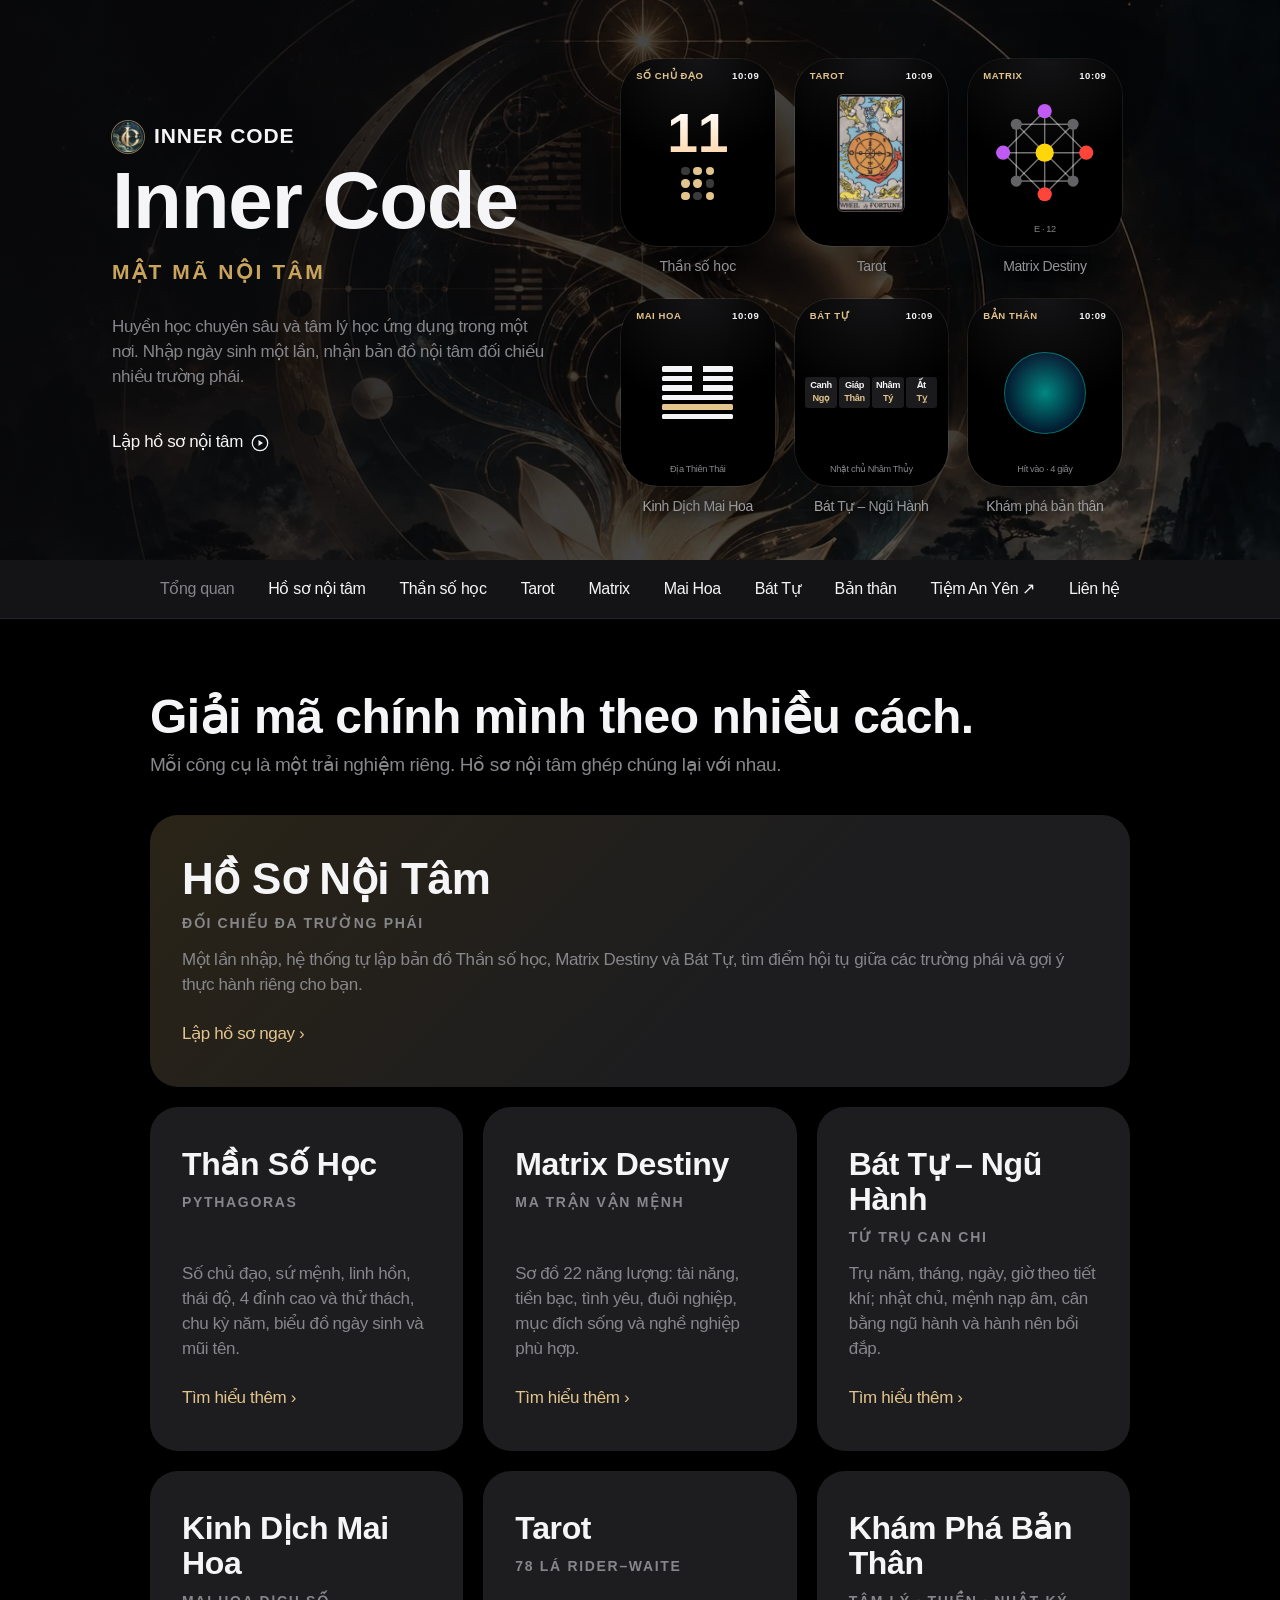
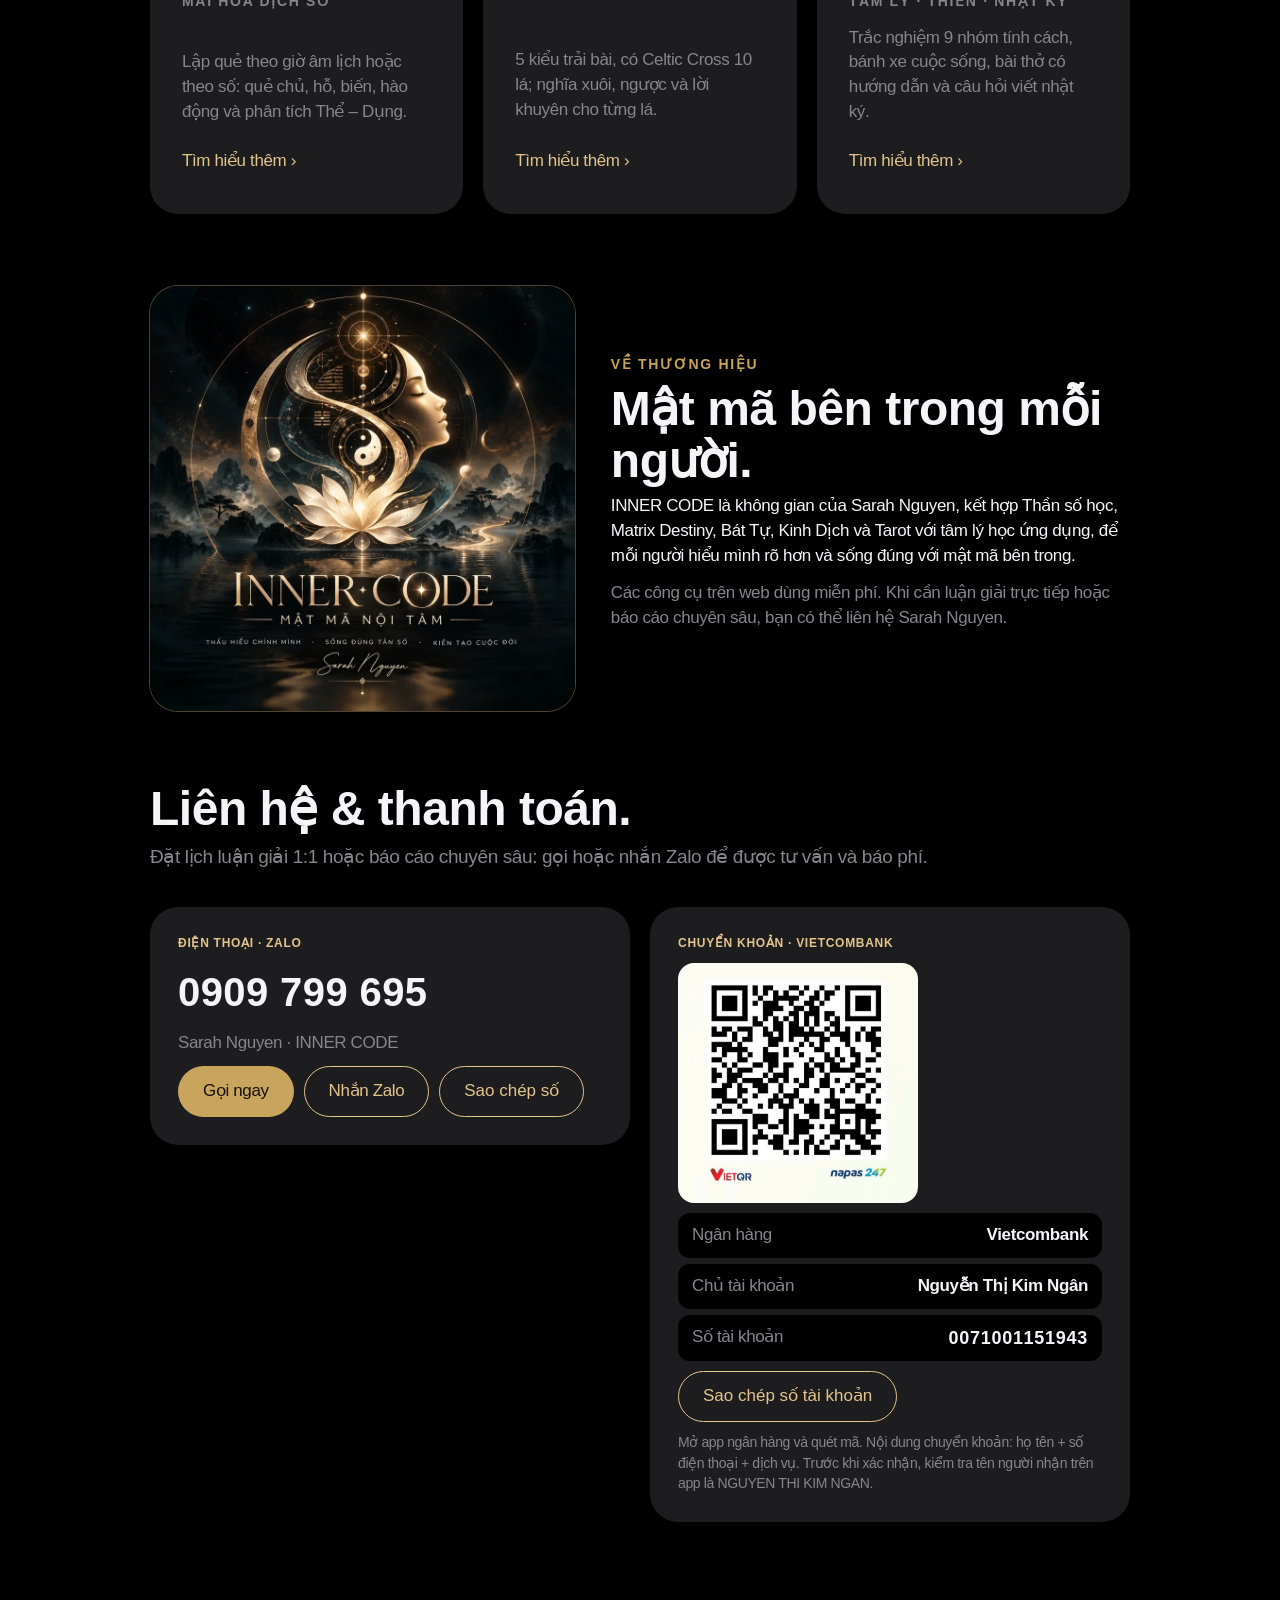
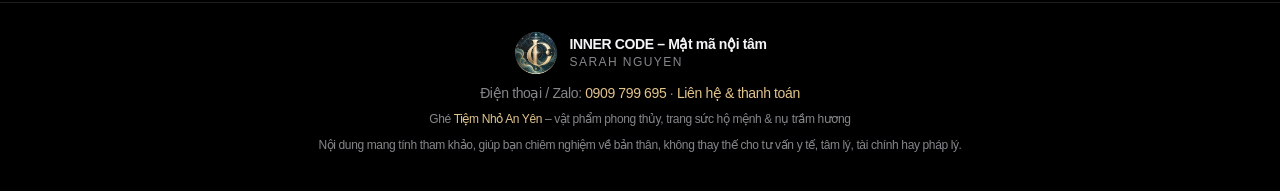
<file: index.html>
<!doctype html>
<html lang="vi">
<head>
  <meta charset="utf-8">
  <meta name="viewport" content="width=device-width, initial-scale=1">
  <title>INNER CODE – Mật mã nội tâm</title>
  <meta name="description" content="Thần số học, Matrix Destiny, Bát Tự, Kinh Dịch, Tarot và công cụ khám phá bản thân bằng tiếng Việt.">
  <link rel="icon" type="image/png" sizes="32x32" href="assets/favicon-32.png">
  <link rel="icon" type="image/png" sizes="64x64" href="assets/favicon-64.png">
  <link rel="apple-touch-icon" href="assets/apple-touch-icon.png">
  <meta name="theme-color" content="#1d1d1f">
  <meta property="og:type" content="website">
  <meta property="og:site_name" content="INNER CODE – Mật mã nội tâm">
  <meta property="og:title" content="INNER CODE – Mật mã nội tâm">
  <meta property="og:description" content="Thần số học, Matrix Destiny, Bát Tự, Kinh Dịch, Tarot và công cụ khám phá bản thân bằng tiếng Việt.">
  <meta property="og:image" content="https://innercode-version-2.pages.dev/assets/og-image.jpg">
  <meta property="og:url" content="https://innercode-version-2.pages.dev/">
  <link rel="stylesheet" href="css/style.css">
</head>
<body>
  <header class="hero hero-art">
    <div class="hero-inner">
      <div class="hero-copy">
        <p class="eyebrow"><img class="brand-mark" src="assets/emblem-160.webp" alt="" width="32" height="32">INNER CODE</p>
        <h1>Inner Code</h1>
        <p class="tagline">Mật mã nội tâm</p>
        <p class="hero-desc">Huyền học chuyên sâu và tâm lý học ứng dụng trong một nơi. Nhập ngày sinh một lần, nhận bản đồ nội tâm đối chiếu nhiều trường phái.</p>
        <a class="cta" href="profile.html">Lập hồ sơ nội tâm <svg class="cta-icon" viewBox="0 0 20 20" aria-hidden="true"><circle cx="10" cy="10" r="8.6" fill="none" stroke="currentColor" stroke-width="1.4"/><path d="M8.3 6.6 13.3 10l-5 3.4z" fill="currentColor"/></svg></a>
      </div>
      <div class="faces six">
        <figure class="face-item"><a class="face" href="numerology.html" aria-label="Mở Thần số học"><span class="face-label">SỐ CHỦ ĐẠO</span><span class="face-time">10:09</span><span class="s-big">11</span><div class="s-grid" aria-hidden="true"><i></i><i class="on"></i><i class="on"></i><i class="on"></i><i class="on"></i><i></i><i class="on"></i><i></i><i class="on"></i></div></a><figcaption>Thần số học</figcaption></figure>
        <figure class="face-item"><a class="face" href="tarot.html" aria-label="Mở Tarot"><span class="face-label">TAROT</span><span class="face-time">10:09</span><img class="s-card-img" src="assets/tarot-wheel-of-fortune.webp" alt="" width="300" height="527"></a><figcaption>Tarot</figcaption></figure>
        <figure class="face-item"><a class="face" href="matrix.html" aria-label="Mở Matrix Destiny"><span class="face-label">MATRIX</span><span class="face-time">10:09</span><svg class="s-matrix" viewBox="0 0 100 100" aria-hidden="true"><g fill="none" stroke="rgba(255,255,255,.45)" stroke-width="1.4"><rect x="22" y="22" width="56" height="56"/><polygon points="50,9 91,50 50,91 9,50"/><path d="M9 50H91M50 9V91M22 22 78 78M78 22 22 78"/></g><circle cx="50" cy="9" r="7" fill="#bf5af2"/><circle cx="9" cy="50" r="7" fill="#bf5af2"/><circle cx="91" cy="50" r="7" fill="#ff453a"/><circle cx="50" cy="91" r="7" fill="#ff453a"/><g fill="#636366"><circle cx="22" cy="22" r="5.5"/><circle cx="78" cy="22" r="5.5"/><circle cx="78" cy="78" r="5.5"/><circle cx="22" cy="78" r="5.5"/></g><circle cx="50" cy="50" r="9" fill="#ffd60a"/></svg><span class="face-foot">E · 12</span></a><figcaption>Matrix Destiny</figcaption></figure>
        <figure class="face-item"><a class="face" href="meihua.html" aria-label="Mở Kinh Dịch Mai Hoa"><span class="face-label">MAI HOA</span><span class="face-time">10:09</span><div class="s-hex" aria-hidden="true"><i class="yin"></i><i class="yin"></i><i class="yin"></i><i></i><i class="moving"></i><i></i></div><span class="face-foot">Địa Thiên Thái</span></a><figcaption>Kinh Dịch Mai Hoa</figcaption></figure>
        <figure class="face-item"><a class="face" href="bazi.html" aria-label="Mở Bát Tự – Ngũ Hành"><span class="face-label">BÁT TỰ</span><span class="face-time">10:09</span><div class="s-pillars" aria-hidden="true"><span>Canh<i>Ngọ</i></span><span>Giáp<i>Thân</i></span><span>Nhâm<i>Tý</i></span><span>Ất<i>Tỵ</i></span></div><span class="face-foot">Nhật chủ Nhâm Thủy</span></a><figcaption>Bát Tự – Ngũ Hành</figcaption></figure>
        <figure class="face-item"><a class="face" href="self.html" aria-label="Mở Khám phá bản thân"><span class="face-label">BẢN THÂN</span><span class="face-time">10:09</span><div class="s-breath" aria-hidden="true"></div><span class="face-foot">Hít vào · 4 giây</span></a><figcaption>Khám phá bản thân</figcaption></figure>
      </div>
    </div>
  </header>

  <nav class="subnav" aria-label="Điều hướng">
    <div class="subnav-inner">
      <a href="index.html" aria-current="page">Tổng quan</a>
      <a href="profile.html">Hồ sơ nội tâm</a>
      <a href="numerology.html">Thần số học</a>
      <a href="tarot.html">Tarot</a>
      <a href="matrix.html">Matrix</a>
      <a href="meihua.html">Mai Hoa</a>
      <a href="bazi.html">Bát Tự</a>
      <a href="self.html">Bản thân</a>
      <a href="https://tiem-nho-an-yen.minhle111509.workers.dev/" target="_blank" rel="noopener">Tiệm An Yên ↗</a>
      <a href="index.html#lien-he">Liên hệ</a>
    </div>
  </nav>

  <main class="section" id="start">
    <div class="container">
      <h2 class="section-title">Giải mã chính mình theo nhiều cách.</h2>
      <p class="section-lead">Mỗi công cụ là một trải nghiệm riêng. Hồ sơ nội tâm ghép chúng lại với nhau.</p>
      <div class="tile-grid">
        <a class="tile featured" href="profile.html">
          <h3>Hồ Sơ Nội Tâm</h3>
          <p class="tagline">Đối chiếu đa trường phái</p>
          <p>Một lần nhập, hệ thống tự lập bản đồ Thần số học, Matrix Destiny và Bát Tự, tìm điểm hội tụ giữa các trường phái và gợi ý thực hành riêng cho bạn.</p>
          <span class="tile-link">Lập hồ sơ ngay ›</span>
        </a>
        <a class="tile" href="numerology.html">
          <h3>Thần Số Học</h3>
          <p class="tagline">Pythagoras</p>
          <p>Số chủ đạo, sứ mệnh, linh hồn, thái độ, 4 đỉnh cao và thử thách, chu kỳ năm, biểu đồ ngày sinh và mũi tên.</p>
          <span class="tile-link">Tìm hiểu thêm ›</span>
        </a>
        <a class="tile" href="matrix.html">
          <h3>Matrix Destiny</h3>
          <p class="tagline">Ma trận vận mệnh</p>
          <p>Sơ đồ 22 năng lượng: tài năng, tiền bạc, tình yêu, đuôi nghiệp, mục đích sống và nghề nghiệp phù hợp.</p>
          <span class="tile-link">Tìm hiểu thêm ›</span>
        </a>
        <a class="tile" href="bazi.html">
          <h3>Bát Tự – Ngũ Hành</h3>
          <p class="tagline">Tứ trụ Can Chi</p>
          <p>Trụ năm, tháng, ngày, giờ theo tiết khí; nhật chủ, mệnh nạp âm, cân bằng ngũ hành và hành nên bồi đắp.</p>
          <span class="tile-link">Tìm hiểu thêm ›</span>
        </a>
        <a class="tile" href="meihua.html">
          <h3>Kinh Dịch Mai Hoa</h3>
          <p class="tagline">Mai Hoa Dịch Số</p>
          <p>Lập quẻ theo giờ âm lịch hoặc theo số: quẻ chủ, hỗ, biến, hào động và phân tích Thể – Dụng.</p>
          <span class="tile-link">Tìm hiểu thêm ›</span>
        </a>
        <a class="tile" href="tarot.html">
          <h3>Tarot</h3>
          <p class="tagline">78 lá Rider–Waite</p>
          <p>5 kiểu trải bài, có Celtic Cross 10 lá; nghĩa xuôi, ngược và lời khuyên cho từng lá.</p>
          <span class="tile-link">Tìm hiểu thêm ›</span>
        </a>
        <a class="tile" href="self.html">
          <h3>Khám Phá Bản Thân</h3>
          <p class="tagline">Tâm lý · Thiền · Nhật ký</p>
          <p>Trắc nghiệm 9 nhóm tính cách, bánh xe cuộc sống, bài thở có hướng dẫn và câu hỏi viết nhật ký.</p>
          <span class="tile-link">Tìm hiểu thêm ›</span>
        </a>
      </div>
      <section class="about" aria-labelledby="ve-inner-code">
        <img class="about-logo" src="assets/poster-innercode.webp" alt="INNER CODE – Mật mã nội tâm. Thấu hiểu chính mình, sống đúng tần số, kiến tạo cuộc đời. Sarah Nguyen" width="900" height="900" loading="lazy">
        <div class="about-copy">
          <p class="tagline">Về thương hiệu</p>
          <h2 id="ve-inner-code" class="section-title">Mật mã bên trong mỗi người.</h2>
          <p>INNER CODE là không gian của Sarah Nguyen, kết hợp Thần số học, Matrix Destiny, Bát Tự, Kinh Dịch và Tarot với tâm lý học ứng dụng, để mỗi người hiểu mình rõ hơn và sống đúng với mật mã bên trong.</p>
          <p class="muted">Các công cụ trên web dùng miễn phí. Khi cần luận giải trực tiếp hoặc báo cáo chuyên sâu, bạn có thể liên hệ Sarah Nguyen.</p>
        </div>
      </section>

      <section id="lien-he" class="contact" aria-labelledby="contact-title">
        <h2 id="contact-title" class="section-title">Liên hệ &amp; thanh toán.</h2>
        <p class="section-lead">Đặt lịch luận giải 1:1 hoặc báo cáo chuyên sâu: gọi hoặc nhắn Zalo để được tư vấn và báo phí.</p>
        <div class="contact-grid">
          <article class="contact-card">
            <p class="core-label">Điện thoại · Zalo</p>
            <p class="contact-value">0909 799 695</p>
            <p class="muted">Sarah Nguyen · INNER CODE</p>
            <div class="row-actions">
              <a class="btn" href="tel:+84909799695">Gọi ngay</a>
              <a class="btn secondary" href="https://zalo.me/0909799695" target="_blank" rel="noopener">Nhắn Zalo</a>
              <button class="btn secondary" type="button" data-copy="0909799695">Sao chép số</button>
            </div>
            <p class="hint copy-status" aria-live="polite"></p>
          </article>
          <article class="contact-card">
            <p class="core-label">Chuyển khoản · Vietcombank</p>
            <img class="qr" src="assets/vietqr-vietcombank.jpg" alt="Mã VietQR tài khoản Vietcombank 0071001151943" width="701" height="701" loading="lazy">
            <dl class="bank">
              <div><dt>Ngân hàng</dt><dd>Vietcombank</dd></div>
              <div><dt>Chủ tài khoản</dt><dd>Nguyễn Thị Kim Ngân</dd></div>
              <div><dt>Số tài khoản</dt><dd class="account">0071001151943</dd></div>
            </dl>
            <div class="row-actions"><button class="btn secondary" type="button" data-copy="0071001151943">Sao chép số tài khoản</button></div>
            <p class="hint copy-status" aria-live="polite"></p>
            <p class="hint">Mở app ngân hàng và quét mã. Nội dung chuyển khoản: họ tên + số điện thoại + dịch vụ. Trước khi xác nhận, kiểm tra tên người nhận trên app là NGUYEN THI KIM NGAN.</p>
          </article>
        </div>
      </section>
    </div>
  </main>

  <footer class="site-footer">
    <div class="footer-brand"><img src="assets/emblem-160.webp" alt="" width="44" height="44"><div><strong>INNER CODE – Mật mã nội tâm</strong><span>Sarah Nguyen</span></div></div>
    <p class="footer-contact">Điện thoại / Zalo: <a href="tel:+84909799695">0909 799 695</a> · <a href="index.html#lien-he">Liên hệ &amp; thanh toán</a></p>
    <p class="footer-partner">Ghé <a href="https://tiem-nho-an-yen.minhle111509.workers.dev/" target="_blank" rel="noopener">Tiệm Nhỏ An Yên</a> – vật phẩm phong thủy, trang sức hộ mệnh &amp; nụ trầm hương</p>
    <p>Nội dung mang tính tham khảo, giúp bạn chiêm nghiệm về bản thân, không thay thế cho tư vấn y tế, tâm lý, tài chính hay pháp lý.</p>
  </footer>
  <script type="module" src="js/shared/contact.js"></script>
</body>
</html>
</file>
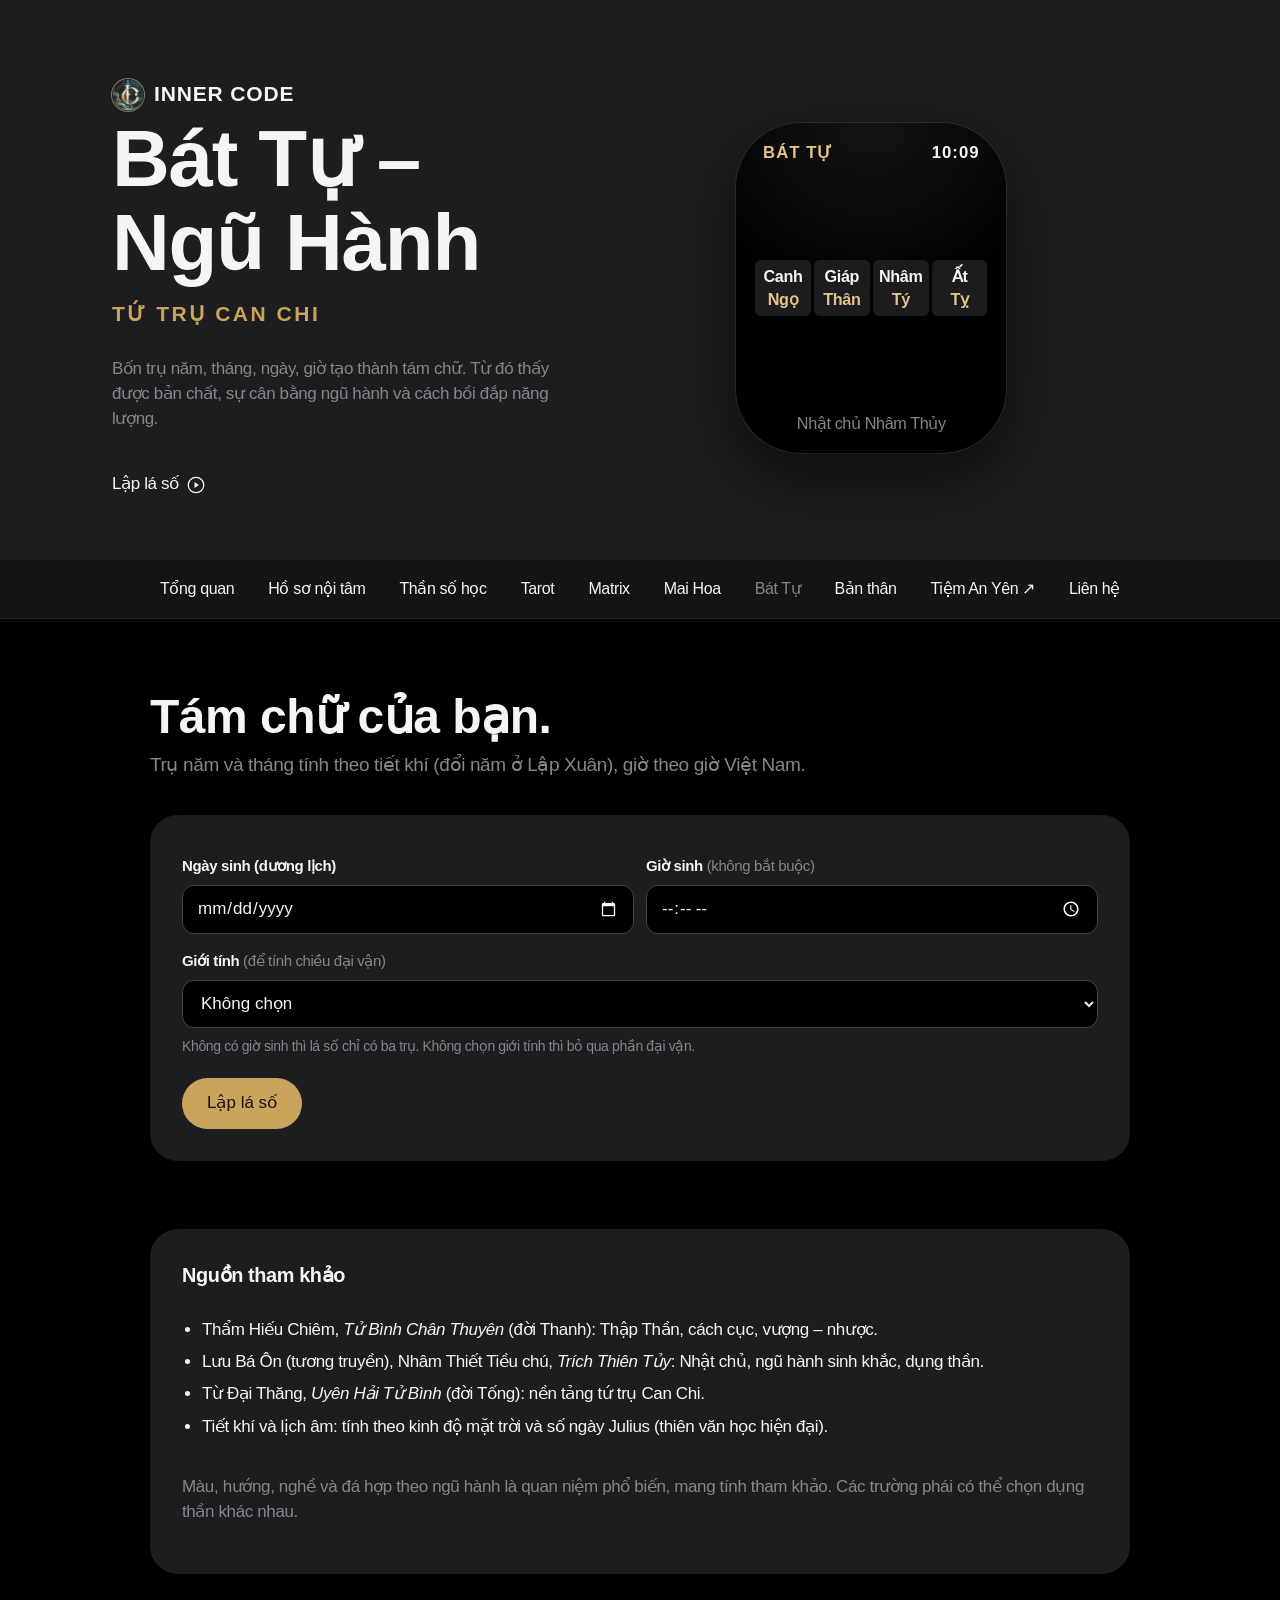
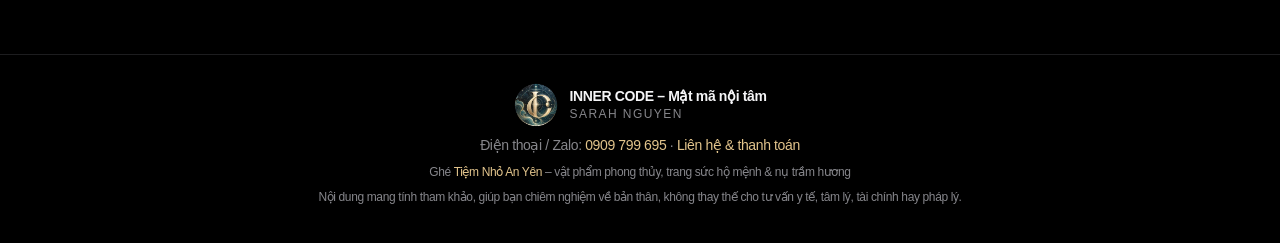
<file: bazi.html>
<!doctype html>
<html lang="vi">
<head>
  <meta charset="utf-8">
  <meta name="viewport" content="width=device-width, initial-scale=1">
  <title>Bát Tự – Ngũ Hành · Inner Code</title>
  <meta name="description" content="Lập lá số Bát Tự (tứ trụ) theo tiết khí, xem nhật chủ, mệnh nạp âm, cân bằng ngũ hành và hành nên bồi đắp.">
  <link rel="icon" type="image/png" sizes="32x32" href="assets/favicon-32.png">
  <link rel="icon" type="image/png" sizes="64x64" href="assets/favicon-64.png">
  <link rel="apple-touch-icon" href="assets/apple-touch-icon.png">
  <meta name="theme-color" content="#1d1d1f">
  <meta property="og:type" content="website">
  <meta property="og:site_name" content="INNER CODE – Mật mã nội tâm">
  <meta property="og:title" content="Bát Tự – Ngũ Hành · Inner Code">
  <meta property="og:description" content="Lập lá số Bát Tự (tứ trụ) theo tiết khí, xem nhật chủ, mệnh nạp âm, cân bằng ngũ hành và hành nên bồi đắp.">
  <meta property="og:image" content="https://innercode-version-2.pages.dev/assets/og-image.jpg">
  <meta property="og:url" content="https://innercode-version-2.pages.dev/bazi.html">
  <link rel="stylesheet" href="css/style.css">
</head>
<body>
  <header class="hero">
    <div class="hero-inner">
      <div class="hero-copy">
        <p class="eyebrow"><img class="brand-mark" src="assets/emblem-160.webp" alt="" width="32" height="32">INNER CODE</p>
        <h1>Bát Tự – Ngũ Hành</h1>
        <p class="tagline">Tứ trụ Can Chi</p>
        <p class="hero-desc">Bốn trụ năm, tháng, ngày, giờ tạo thành tám chữ. Từ đó thấy được bản chất, sự cân bằng ngũ hành và cách bồi đắp năng lượng.</p>
        <a class="cta" href="#start">Lập lá số <svg class="cta-icon" viewBox="0 0 20 20" aria-hidden="true"><circle cx="10" cy="10" r="8.6" fill="none" stroke="currentColor" stroke-width="1.4"/><path d="M8.3 6.6 13.3 10l-5 3.4z" fill="currentColor"/></svg></a>
      </div>
      <div class="faces single">
        <figure class="face-item"><div class="face" aria-hidden="true"><span class="face-label">BÁT TỰ</span><span class="face-time">10:09</span><div class="s-pillars" aria-hidden="true"><span>Canh<i>Ngọ</i></span><span>Giáp<i>Thân</i></span><span>Nhâm<i>Tý</i></span><span>Ất<i>Tỵ</i></span></div><span class="face-foot">Nhật chủ Nhâm Thủy</span></div></figure>
      </div>
    </div>
  </header>

  <nav class="subnav" aria-label="Điều hướng">
    <div class="subnav-inner">
      <a href="index.html">Tổng quan</a>
      <a href="profile.html">Hồ sơ nội tâm</a>
      <a href="numerology.html">Thần số học</a>
      <a href="tarot.html">Tarot</a>
      <a href="matrix.html">Matrix</a>
      <a href="meihua.html">Mai Hoa</a>
      <a href="bazi.html" aria-current="page">Bát Tự</a>
      <a href="self.html">Bản thân</a>
      <a href="https://tiem-nho-an-yen.minhle111509.workers.dev/" target="_blank" rel="noopener">Tiệm An Yên ↗</a>
      <a href="index.html#lien-he">Liên hệ</a>
    </div>
  </nav>

  <main class="section" id="start">
    <div class="container">
      <h2 class="section-title">Tám chữ của bạn.</h2>
      <p class="section-lead">Trụ năm và tháng tính theo tiết khí (đổi năm ở Lập Xuân), giờ theo giờ Việt Nam.</p>

      <form id="bazi-form" class="panel" novalidate>
        <div class="field-row">
          <div>
            <label for="birth-date">Ngày sinh (dương lịch)</label>
            <input id="birth-date" name="birthDate" type="date" min="1900-01-01" required>
          </div>
          <div>
            <label for="birth-time">Giờ sinh <span class="muted">(không bắt buộc)</span></label>
            <input id="birth-time" name="birthTime" type="time">
          </div>
        </div>
        <label for="gender">Giới tính <span class="muted">(để tính chiều đại vận)</span></label>
        <select id="gender" name="gender">
          <option value="">Không chọn</option>
          <option value="female">Nữ</option>
          <option value="male">Nam</option>
        </select>
        <p class="hint">Không có giờ sinh thì lá số chỉ có ba trụ. Không chọn giới tính thì bỏ qua phần đại vận.</p>

        <button type="submit" class="btn">Lập lá số</button>
      </form>

      <section id="bazi-result" class="results" aria-live="polite"></section>

      <section class="panel sources" aria-labelledby="nguon-tham-khao">
        <h3 id="nguon-tham-khao">Nguồn tham khảo</h3>
        <ul>
          <li>Thẩm Hiếu Chiêm, <em>Tử Bình Chân Thuyên</em> (đời Thanh): Thập Thần, cách cục, vượng – nhược.</li>
          <li>Lưu Bá Ôn (tương truyền), Nhâm Thiết Tiều chú, <em>Trích Thiên Tủy</em>: Nhật chủ, ngũ hành sinh khắc, dụng thần.</li>
          <li>Từ Đại Thăng, <em>Uyên Hải Tử Bình</em> (đời Tống): nền tảng tứ trụ Can Chi.</li>
          <li>Tiết khí và lịch âm: tính theo kinh độ mặt trời và số ngày Julius (thiên văn học hiện đại).</li>
        </ul>
        <p class="muted">Màu, hướng, nghề và đá hợp theo ngũ hành là quan niệm phổ biến, mang tính tham khảo. Các trường phái có thể chọn dụng thần khác nhau.</p>
      </section>
    </div>
  </main>

  <footer class="site-footer">
    <div class="footer-brand"><img src="assets/emblem-160.webp" alt="" width="44" height="44"><div><strong>INNER CODE – Mật mã nội tâm</strong><span>Sarah Nguyen</span></div></div>
    <p class="footer-contact">Điện thoại / Zalo: <a href="tel:+84909799695">0909 799 695</a> · <a href="index.html#lien-he">Liên hệ &amp; thanh toán</a></p>
    <p class="footer-partner">Ghé <a href="https://tiem-nho-an-yen.minhle111509.workers.dev/" target="_blank" rel="noopener">Tiệm Nhỏ An Yên</a> – vật phẩm phong thủy, trang sức hộ mệnh &amp; nụ trầm hương</p>
    <p>Nội dung mang tính tham khảo, giúp bạn chiêm nghiệm về bản thân, không thay thế cho tư vấn y tế, tâm lý, tài chính hay pháp lý.</p>
  </footer>
  <script type="module" src="js/bazi/page.js"></script>
</body>
</html>
</file>
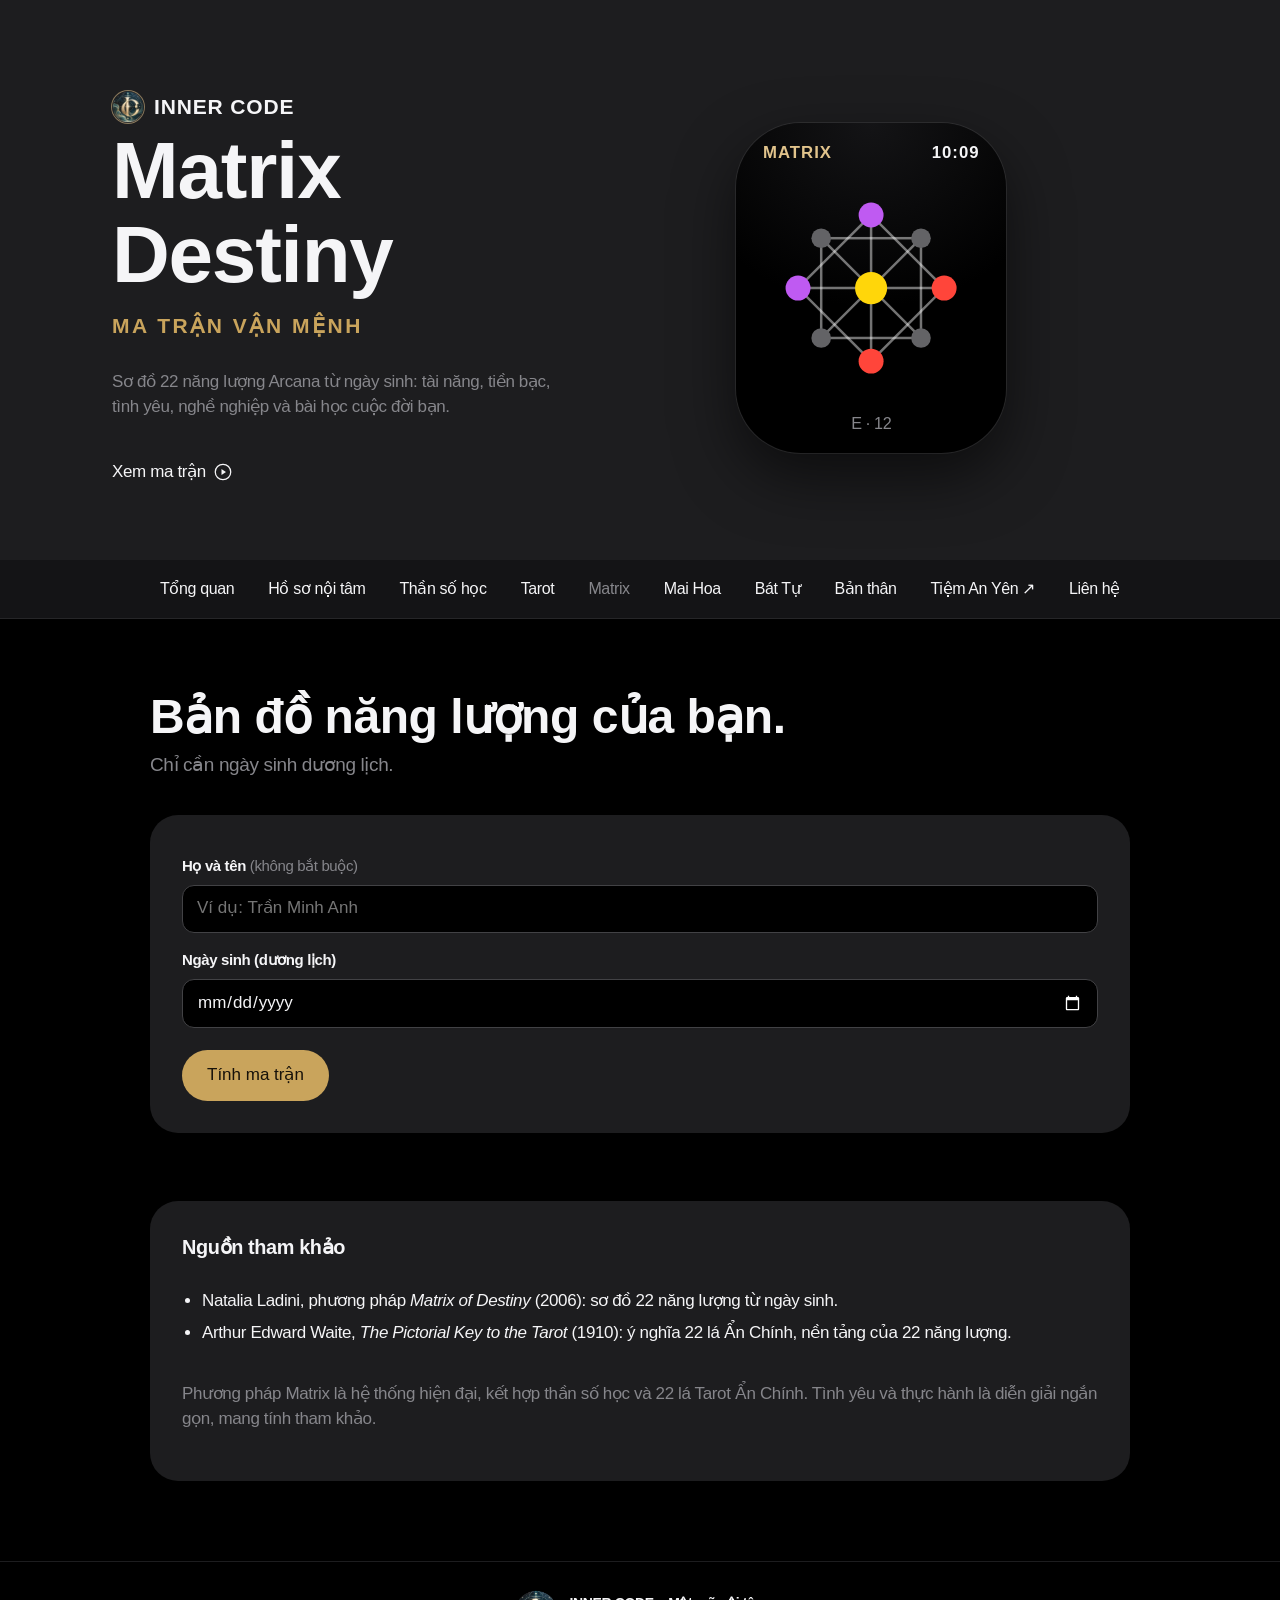
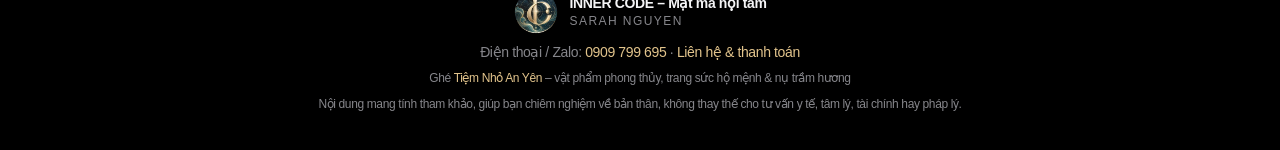
<file: matrix.html>
<!doctype html>
<html lang="vi">
<head>
  <meta charset="utf-8">
  <meta name="viewport" content="width=device-width, initial-scale=1">
  <title>Matrix Destiny · Inner Code</title>
  <meta name="description" content="Tính Ma trận vận mệnh (Matrix of Destiny) từ ngày sinh với luận giải 22 năng lượng, nghề nghiệp và lời khuyên.">
  <link rel="icon" type="image/png" sizes="32x32" href="assets/favicon-32.png">
  <link rel="icon" type="image/png" sizes="64x64" href="assets/favicon-64.png">
  <link rel="apple-touch-icon" href="assets/apple-touch-icon.png">
  <meta name="theme-color" content="#1d1d1f">
  <meta property="og:type" content="website">
  <meta property="og:site_name" content="INNER CODE – Mật mã nội tâm">
  <meta property="og:title" content="Matrix Destiny · Inner Code">
  <meta property="og:description" content="Tính Ma trận vận mệnh (Matrix of Destiny) từ ngày sinh với luận giải 22 năng lượng, nghề nghiệp và lời khuyên.">
  <meta property="og:image" content="https://innercode-version-2.pages.dev/assets/og-image.jpg">
  <meta property="og:url" content="https://innercode-version-2.pages.dev/matrix.html">
  <link rel="stylesheet" href="css/style.css">
</head>
<body>
  <header class="hero">
    <div class="hero-inner">
      <div class="hero-copy">
        <p class="eyebrow"><img class="brand-mark" src="assets/emblem-160.webp" alt="" width="32" height="32">INNER CODE</p>
        <h1>Matrix Destiny</h1>
        <p class="tagline">Ma trận vận mệnh</p>
        <p class="hero-desc">Sơ đồ 22 năng lượng Arcana từ ngày sinh: tài năng, tiền bạc, tình yêu, nghề nghiệp và bài học cuộc đời bạn.</p>
        <a class="cta" href="#start">Xem ma trận <svg class="cta-icon" viewBox="0 0 20 20" aria-hidden="true"><circle cx="10" cy="10" r="8.6" fill="none" stroke="currentColor" stroke-width="1.4"/><path d="M8.3 6.6 13.3 10l-5 3.4z" fill="currentColor"/></svg></a>
      </div>
      <div class="faces single">
        <figure class="face-item"><div class="face" aria-hidden="true"><span class="face-label">MATRIX</span><span class="face-time">10:09</span><svg class="s-matrix" viewBox="0 0 100 100" aria-hidden="true"><g fill="none" stroke="rgba(255,255,255,.45)" stroke-width="1.4"><rect x="22" y="22" width="56" height="56"/><polygon points="50,9 91,50 50,91 9,50"/><path d="M9 50H91M50 9V91M22 22 78 78M78 22 22 78"/></g><circle cx="50" cy="9" r="7" fill="#bf5af2"/><circle cx="9" cy="50" r="7" fill="#bf5af2"/><circle cx="91" cy="50" r="7" fill="#ff453a"/><circle cx="50" cy="91" r="7" fill="#ff453a"/><g fill="#636366"><circle cx="22" cy="22" r="5.5"/><circle cx="78" cy="22" r="5.5"/><circle cx="78" cy="78" r="5.5"/><circle cx="22" cy="78" r="5.5"/></g><circle cx="50" cy="50" r="9" fill="#ffd60a"/></svg><span class="face-foot">E · 12</span></div></figure>
      </div>
    </div>
  </header>

  <nav class="subnav" aria-label="Điều hướng">
    <div class="subnav-inner">
      <a href="index.html">Tổng quan</a>
      <a href="profile.html">Hồ sơ nội tâm</a>
      <a href="numerology.html">Thần số học</a>
      <a href="tarot.html">Tarot</a>
      <a href="matrix.html" aria-current="page">Matrix</a>
      <a href="meihua.html">Mai Hoa</a>
      <a href="bazi.html">Bát Tự</a>
      <a href="self.html">Bản thân</a>
      <a href="https://tiem-nho-an-yen.minhle111509.workers.dev/" target="_blank" rel="noopener">Tiệm An Yên ↗</a>
      <a href="index.html#lien-he">Liên hệ</a>
    </div>
  </nav>

  <main class="section" id="start">
    <div class="container">
      <h2 class="section-title">Bản đồ năng lượng của bạn.</h2>
      <p class="section-lead">Chỉ cần ngày sinh dương lịch.</p>

      <form id="matrix-form" class="panel" novalidate>
        <label for="full-name">Họ và tên <span class="muted">(không bắt buộc)</span></label>
        <input id="full-name" name="fullName" type="text" maxlength="100" autocomplete="name" placeholder="Ví dụ: Trần Minh Anh">

        <label for="birth-date">Ngày sinh (dương lịch)</label>
        <input id="birth-date" name="birthDate" type="date" min="1900-01-01" required>

        <button type="submit" class="btn">Tính ma trận</button>
      </form>

      <section id="matrix-result" class="results" aria-live="polite"></section>

      <section class="panel sources" aria-labelledby="nguon-tham-khao">
        <h3 id="nguon-tham-khao">Nguồn tham khảo</h3>
        <ul>
          <li>Natalia Ladini, phương pháp <em>Matrix of Destiny</em> (2006): sơ đồ 22 năng lượng từ ngày sinh.</li>
          <li>Arthur Edward Waite, <em>The Pictorial Key to the Tarot</em> (1910): ý nghĩa 22 lá Ẩn Chính, nền tảng của 22 năng lượng.</li>
        </ul>
        <p class="muted">Phương pháp Matrix là hệ thống hiện đại, kết hợp thần số học và 22 lá Tarot Ẩn Chính. Tình yêu và thực hành là diễn giải ngắn gọn, mang tính tham khảo.</p>
      </section>
    </div>
  </main>

  <footer class="site-footer">
    <div class="footer-brand"><img src="assets/emblem-160.webp" alt="" width="44" height="44"><div><strong>INNER CODE – Mật mã nội tâm</strong><span>Sarah Nguyen</span></div></div>
    <p class="footer-contact">Điện thoại / Zalo: <a href="tel:+84909799695">0909 799 695</a> · <a href="index.html#lien-he">Liên hệ &amp; thanh toán</a></p>
    <p class="footer-partner">Ghé <a href="https://tiem-nho-an-yen.minhle111509.workers.dev/" target="_blank" rel="noopener">Tiệm Nhỏ An Yên</a> – vật phẩm phong thủy, trang sức hộ mệnh &amp; nụ trầm hương</p>
    <p>Nội dung mang tính tham khảo, giúp bạn chiêm nghiệm về bản thân, không thay thế cho tư vấn y tế, tâm lý, tài chính hay pháp lý.</p>
  </footer>
  <script type="module" src="js/matrix/page.js"></script>
</body>
</html>
</file>
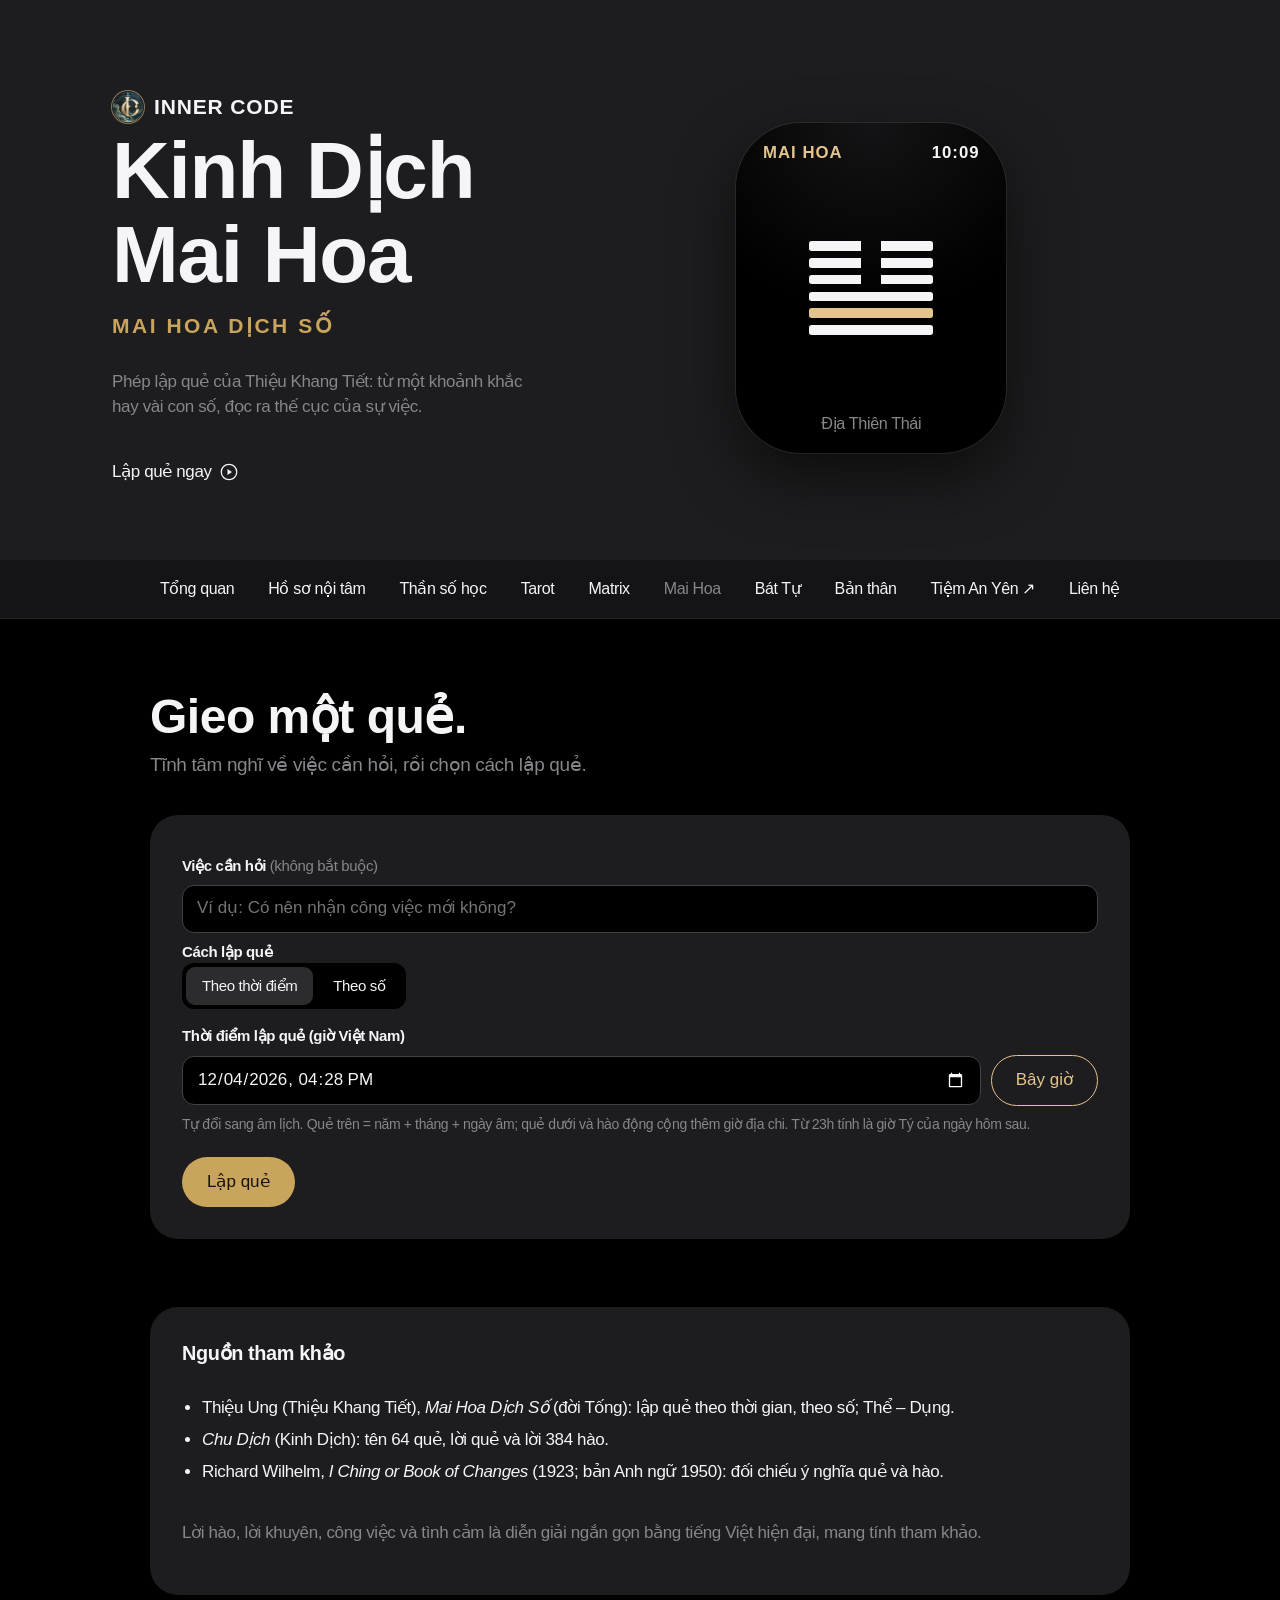
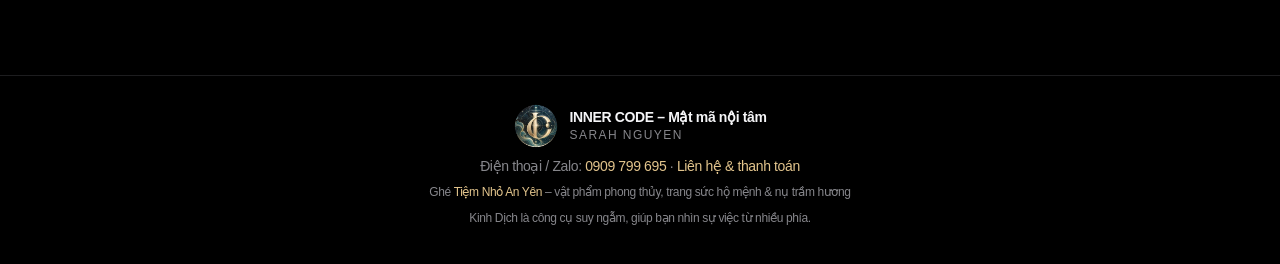
<file: meihua.html>
<!doctype html>
<html lang="vi">
<head>
  <meta charset="utf-8">
  <meta name="viewport" content="width=device-width, initial-scale=1">
  <title>Kinh Dịch Mai Hoa · Inner Code</title>
  <meta name="description" content="Lập quẻ Mai Hoa Dịch Số theo giờ âm lịch hoặc theo số, xem quẻ chủ, quẻ hỗ, quẻ biến, hào động và Thể – Dụng.">
  <link rel="icon" type="image/png" sizes="32x32" href="assets/favicon-32.png">
  <link rel="icon" type="image/png" sizes="64x64" href="assets/favicon-64.png">
  <link rel="apple-touch-icon" href="assets/apple-touch-icon.png">
  <meta name="theme-color" content="#1d1d1f">
  <meta property="og:type" content="website">
  <meta property="og:site_name" content="INNER CODE – Mật mã nội tâm">
  <meta property="og:title" content="Kinh Dịch Mai Hoa · Inner Code">
  <meta property="og:description" content="Lập quẻ Mai Hoa Dịch Số theo giờ âm lịch hoặc theo số, xem quẻ chủ, quẻ hỗ, quẻ biến, hào động và Thể – Dụng.">
  <meta property="og:image" content="https://innercode-version-2.pages.dev/assets/og-image.jpg">
  <meta property="og:url" content="https://innercode-version-2.pages.dev/meihua.html">
  <link rel="stylesheet" href="css/style.css">
</head>
<body>
  <header class="hero">
    <div class="hero-inner">
      <div class="hero-copy">
        <p class="eyebrow"><img class="brand-mark" src="assets/emblem-160.webp" alt="" width="32" height="32">INNER CODE</p>
        <h1>Kinh Dịch Mai Hoa</h1>
        <p class="tagline">Mai Hoa Dịch Số</p>
        <p class="hero-desc">Phép lập quẻ của Thiệu Khang Tiết: từ một khoảnh khắc hay vài con số, đọc ra thế cục của sự việc.</p>
        <a class="cta" href="#start">Lập quẻ ngay <svg class="cta-icon" viewBox="0 0 20 20" aria-hidden="true"><circle cx="10" cy="10" r="8.6" fill="none" stroke="currentColor" stroke-width="1.4"/><path d="M8.3 6.6 13.3 10l-5 3.4z" fill="currentColor"/></svg></a>
      </div>
      <div class="faces single">
        <figure class="face-item"><div class="face" aria-hidden="true"><span class="face-label">MAI HOA</span><span class="face-time">10:09</span><div class="s-hex" aria-hidden="true"><i class="yin"></i><i class="yin"></i><i class="yin"></i><i></i><i class="moving"></i><i></i></div><span class="face-foot">Địa Thiên Thái</span></div></figure>
      </div>
    </div>
  </header>

  <nav class="subnav" aria-label="Điều hướng">
    <div class="subnav-inner">
      <a href="index.html">Tổng quan</a>
      <a href="profile.html">Hồ sơ nội tâm</a>
      <a href="numerology.html">Thần số học</a>
      <a href="tarot.html">Tarot</a>
      <a href="matrix.html">Matrix</a>
      <a href="meihua.html" aria-current="page">Mai Hoa</a>
      <a href="bazi.html">Bát Tự</a>
      <a href="self.html">Bản thân</a>
      <a href="https://tiem-nho-an-yen.minhle111509.workers.dev/" target="_blank" rel="noopener">Tiệm An Yên ↗</a>
      <a href="index.html#lien-he">Liên hệ</a>
    </div>
  </nav>

  <main class="section" id="start">
    <div class="container">
      <h2 class="section-title">Gieo một quẻ.</h2>
      <p class="section-lead">Tĩnh tâm nghĩ về việc cần hỏi, rồi chọn cách lập quẻ.</p>

      <form id="meihua-form" class="panel" novalidate>
        <label for="question">Việc cần hỏi <span class="muted">(không bắt buộc)</span></label>
        <input id="question" name="question" type="text" maxlength="200" placeholder="Ví dụ: Có nên nhận công việc mới không?">

        <fieldset>
          <legend>Cách lập quẻ</legend>
          <div class="segmented">
            <label><input id="mode-time" type="radio" name="mode" value="time" checked> Theo thời điểm</label>
            <label><input id="mode-numbers" type="radio" name="mode" value="numbers"> Theo số</label>
          </div>
        </fieldset>

        <fieldset id="time-fields">
          <label for="cast-time">Thời điểm lập quẻ (giờ Việt Nam)</label>
          <div class="inline-row">
            <input id="cast-time" name="castTime" type="datetime-local" min="1900-01-01T00:00" max="2199-12-31T23:59">
            <button id="use-now" type="button" class="btn secondary">Bây giờ</button>
          </div>
          <p class="hint">Tự đổi sang âm lịch. Quẻ trên = năm + tháng + ngày âm; quẻ dưới và hào động cộng thêm giờ địa chi. Từ 23h tính là giờ Tý của ngày hôm sau.</p>
        </fieldset>

        <fieldset id="number-fields" hidden>
          <div class="field-row">
            <div>
              <label for="first">Số thứ nhất (quẻ trên)</label>
              <input id="first" name="first" type="number" min="1" max="999999" step="1" inputmode="numeric" placeholder="Ví dụ: 5">
            </div>
            <div>
              <label for="second">Số thứ hai (quẻ dưới)</label>
              <input id="second" name="second" type="number" min="1" max="999999" step="1" inputmode="numeric" placeholder="Ví dụ: 3">
            </div>
          </div>
          <label class="checkbox">
            <input id="add-hour" type="checkbox" name="addHour">
            Cộng giờ hiện tại (địa chi) vào hào động
          </label>
          <p class="hint">Lấy số dư khi chia cho 8 để ra quẻ (dư 0 tính là 8), tổng hai số chia cho 6 để ra hào động.</p>
        </fieldset>

        <button type="submit" class="btn">Lập quẻ</button>
      </form>

      <section id="meihua-result" class="results" aria-live="polite"></section>

      <section class="panel sources" aria-labelledby="nguon-tham-khao">
        <h3 id="nguon-tham-khao">Nguồn tham khảo</h3>
        <ul>
          <li>Thiệu Ung (Thiệu Khang Tiết), <em>Mai Hoa Dịch Số</em> (đời Tống): lập quẻ theo thời gian, theo số; Thể – Dụng.</li>
          <li><em>Chu Dịch</em> (Kinh Dịch): tên 64 quẻ, lời quẻ và lời 384 hào.</li>
          <li>Richard Wilhelm, <em>I Ching or Book of Changes</em> (1923; bản Anh ngữ 1950): đối chiếu ý nghĩa quẻ và hào.</li>
        </ul>
        <p class="muted">Lời hào, lời khuyên, công việc và tình cảm là diễn giải ngắn gọn bằng tiếng Việt hiện đại, mang tính tham khảo.</p>
      </section>
    </div>
  </main>

  <footer class="site-footer">
    <div class="footer-brand"><img src="assets/emblem-160.webp" alt="" width="44" height="44"><div><strong>INNER CODE – Mật mã nội tâm</strong><span>Sarah Nguyen</span></div></div>
    <p class="footer-contact">Điện thoại / Zalo: <a href="tel:+84909799695">0909 799 695</a> · <a href="index.html#lien-he">Liên hệ &amp; thanh toán</a></p>
    <p class="footer-partner">Ghé <a href="https://tiem-nho-an-yen.minhle111509.workers.dev/" target="_blank" rel="noopener">Tiệm Nhỏ An Yên</a> – vật phẩm phong thủy, trang sức hộ mệnh &amp; nụ trầm hương</p>
    <p>Kinh Dịch là công cụ suy ngẫm, giúp bạn nhìn sự việc từ nhiều phía.</p>
  </footer>
  <script type="module" src="js/meihua/page.js"></script>
</body>
</html>
</file>
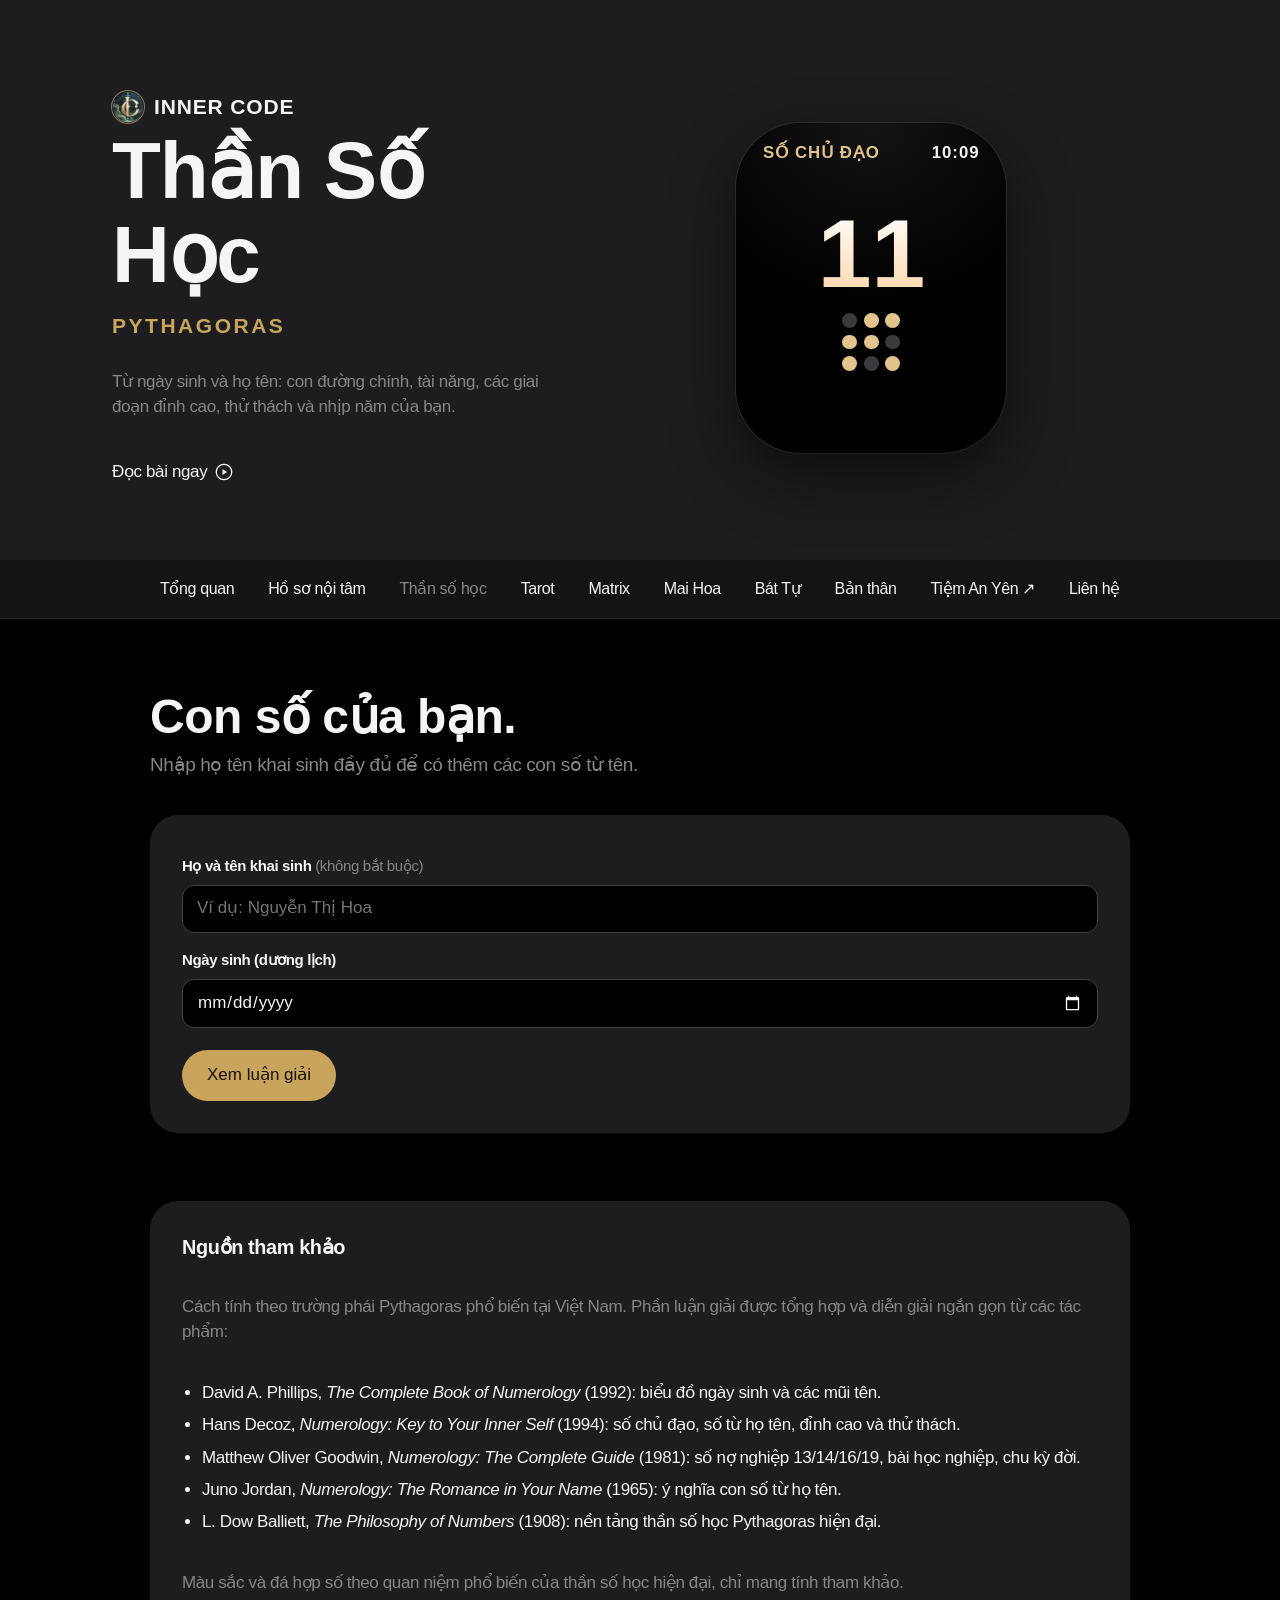
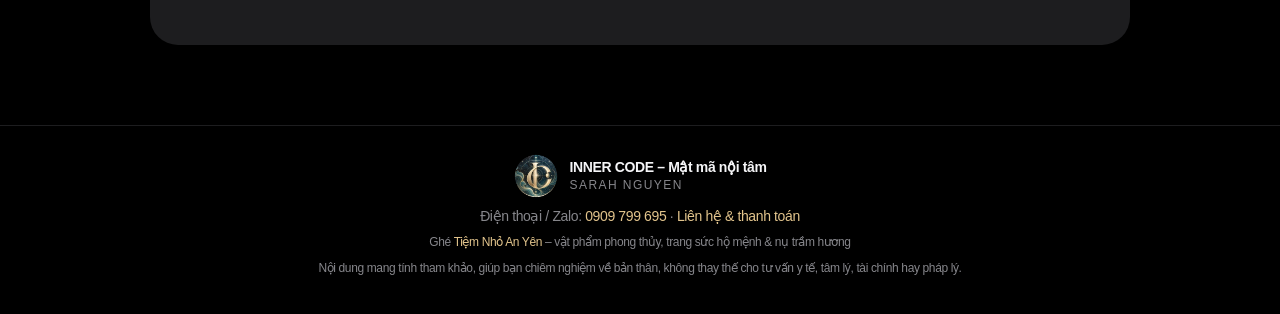
<file: numerology.html>
<!doctype html>
<html lang="vi">
<head>
  <meta charset="utf-8">
  <meta name="viewport" content="width=device-width, initial-scale=1">
  <title>Thần Số Học · Inner Code</title>
  <meta name="description" content="Tra cứu thần số học Pythagoras đầy đủ: số chủ đạo, sứ mệnh, linh hồn, đỉnh cao, thử thách, chu kỳ năm và biểu đồ ngày sinh.">
  <link rel="icon" type="image/png" sizes="32x32" href="assets/favicon-32.png">
  <link rel="icon" type="image/png" sizes="64x64" href="assets/favicon-64.png">
  <link rel="apple-touch-icon" href="assets/apple-touch-icon.png">
  <meta name="theme-color" content="#1d1d1f">
  <meta property="og:type" content="website">
  <meta property="og:site_name" content="INNER CODE – Mật mã nội tâm">
  <meta property="og:title" content="Thần Số Học · Inner Code">
  <meta property="og:description" content="Tra cứu thần số học Pythagoras đầy đủ: số chủ đạo, sứ mệnh, linh hồn, đỉnh cao, thử thách, chu kỳ năm và biểu đồ ngày sinh.">
  <meta property="og:image" content="https://innercode-version-2.pages.dev/assets/og-image.jpg">
  <meta property="og:url" content="https://innercode-version-2.pages.dev/numerology.html">
  <link rel="stylesheet" href="css/style.css">
</head>
<body>
  <header class="hero">
    <div class="hero-inner">
      <div class="hero-copy">
        <p class="eyebrow"><img class="brand-mark" src="assets/emblem-160.webp" alt="" width="32" height="32">INNER CODE</p>
        <h1>Thần Số Học</h1>
        <p class="tagline">Pythagoras</p>
        <p class="hero-desc">Từ ngày sinh và họ tên: con đường chính, tài năng, các giai đoạn đỉnh cao, thử thách và nhịp năm của bạn.</p>
        <a class="cta" href="#start">Đọc bài ngay <svg class="cta-icon" viewBox="0 0 20 20" aria-hidden="true"><circle cx="10" cy="10" r="8.6" fill="none" stroke="currentColor" stroke-width="1.4"/><path d="M8.3 6.6 13.3 10l-5 3.4z" fill="currentColor"/></svg></a>
      </div>
      <div class="faces single">
        <figure class="face-item"><div class="face" aria-hidden="true"><span class="face-label">SỐ CHỦ ĐẠO</span><span class="face-time">10:09</span><span class="s-big">11</span><div class="s-grid" aria-hidden="true"><i></i><i class="on"></i><i class="on"></i><i class="on"></i><i class="on"></i><i></i><i class="on"></i><i></i><i class="on"></i></div></div></figure>
      </div>
    </div>
  </header>

  <nav class="subnav" aria-label="Điều hướng">
    <div class="subnav-inner">
      <a href="index.html">Tổng quan</a>
      <a href="profile.html">Hồ sơ nội tâm</a>
      <a href="numerology.html" aria-current="page">Thần số học</a>
      <a href="tarot.html">Tarot</a>
      <a href="matrix.html">Matrix</a>
      <a href="meihua.html">Mai Hoa</a>
      <a href="bazi.html">Bát Tự</a>
      <a href="self.html">Bản thân</a>
      <a href="https://tiem-nho-an-yen.minhle111509.workers.dev/" target="_blank" rel="noopener">Tiệm An Yên ↗</a>
      <a href="index.html#lien-he">Liên hệ</a>
    </div>
  </nav>

  <main class="section" id="start">
    <div class="container">
      <h2 class="section-title">Con số của bạn.</h2>
      <p class="section-lead">Nhập họ tên khai sinh đầy đủ để có thêm các con số từ tên.</p>

      <form id="numerology-form" class="panel" novalidate>
        <label for="full-name">Họ và tên khai sinh <span class="muted">(không bắt buộc)</span></label>
        <input id="full-name" name="fullName" type="text" maxlength="100" autocomplete="name" placeholder="Ví dụ: Nguyễn Thị Hoa">

        <label for="birth-date">Ngày sinh (dương lịch)</label>
        <input id="birth-date" name="birthDate" type="date" min="1900-01-01" required>

        <button type="submit" class="btn">Xem luận giải</button>
      </form>

      <section id="numerology-result" class="results" aria-live="polite"></section>

      <section class="panel sources" aria-labelledby="nguon-tham-khao">
        <h3 id="nguon-tham-khao">Nguồn tham khảo</h3>
        <p class="muted">Cách tính theo trường phái Pythagoras phổ biến tại Việt Nam. Phần luận giải được tổng hợp và diễn giải ngắn gọn từ các tác phẩm:</p>
        <ul>
          <li>David A. Phillips, <em>The Complete Book of Numerology</em> (1992): biểu đồ ngày sinh và các mũi tên.</li>
          <li>Hans Decoz, <em>Numerology: Key to Your Inner Self</em> (1994): số chủ đạo, số từ họ tên, đỉnh cao và thử thách.</li>
          <li>Matthew Oliver Goodwin, <em>Numerology: The Complete Guide</em> (1981): số nợ nghiệp 13/14/16/19, bài học nghiệp, chu kỳ đời.</li>
          <li>Juno Jordan, <em>Numerology: The Romance in Your Name</em> (1965): ý nghĩa con số từ họ tên.</li>
          <li>L. Dow Balliett, <em>The Philosophy of Numbers</em> (1908): nền tảng thần số học Pythagoras hiện đại.</li>
        </ul>
        <p class="muted">Màu sắc và đá hợp số theo quan niệm phổ biến của thần số học hiện đại, chỉ mang tính tham khảo.</p>
      </section>
    </div>
  </main>

  <footer class="site-footer">
    <div class="footer-brand"><img src="assets/emblem-160.webp" alt="" width="44" height="44"><div><strong>INNER CODE – Mật mã nội tâm</strong><span>Sarah Nguyen</span></div></div>
    <p class="footer-contact">Điện thoại / Zalo: <a href="tel:+84909799695">0909 799 695</a> · <a href="index.html#lien-he">Liên hệ &amp; thanh toán</a></p>
    <p class="footer-partner">Ghé <a href="https://tiem-nho-an-yen.minhle111509.workers.dev/" target="_blank" rel="noopener">Tiệm Nhỏ An Yên</a> – vật phẩm phong thủy, trang sức hộ mệnh &amp; nụ trầm hương</p>
    <p>Nội dung mang tính tham khảo, giúp bạn chiêm nghiệm về bản thân, không thay thế cho tư vấn y tế, tâm lý, tài chính hay pháp lý.</p>
  </footer>
  <script type="module" src="js/numerology/page.js"></script>
</body>
</html>
</file>
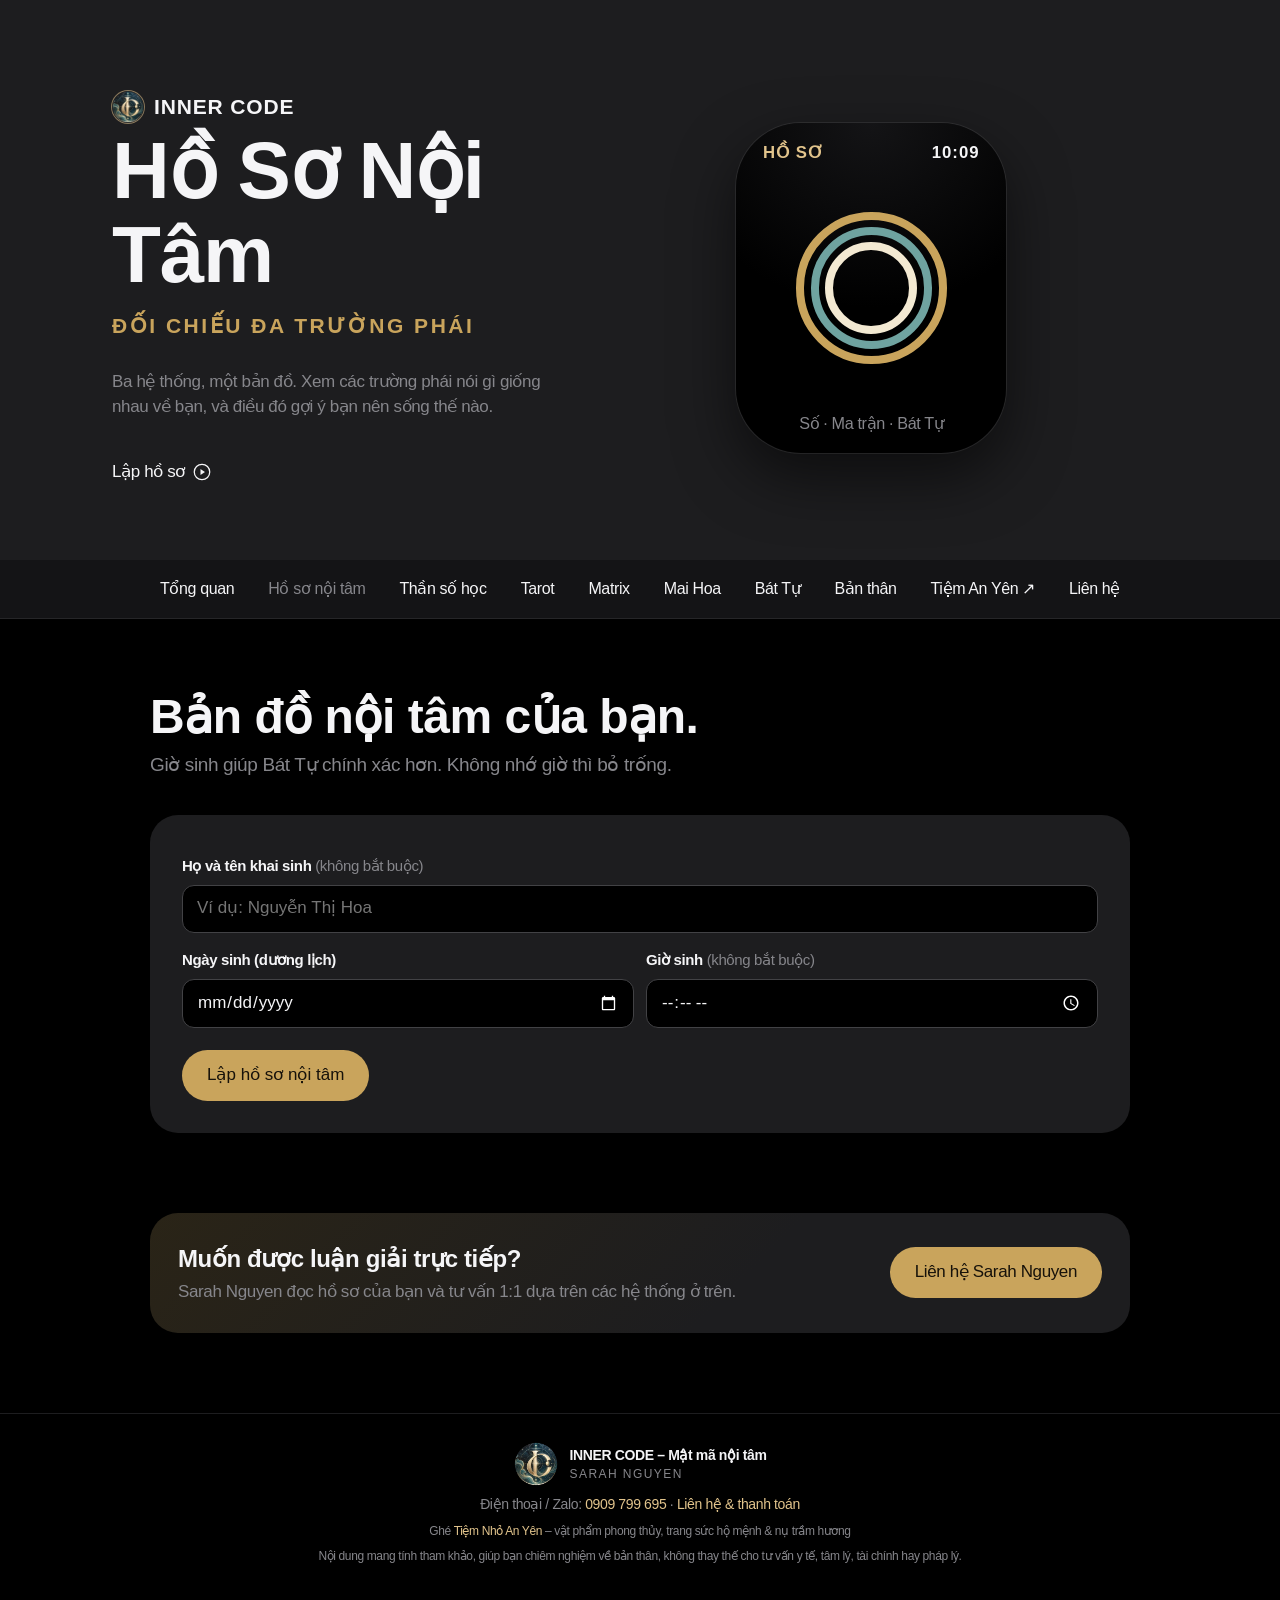
<file: profile.html>
<!doctype html>
<html lang="vi">
<head>
  <meta charset="utf-8">
  <meta name="viewport" content="width=device-width, initial-scale=1">
  <title>Hồ Sơ Nội Tâm · Inner Code</title>
  <meta name="description" content="Báo cáo cá nhân đối chiếu Thần số học, Matrix Destiny và Bát Tự, kèm gợi ý thực hành.">
  <link rel="icon" type="image/png" sizes="32x32" href="assets/favicon-32.png">
  <link rel="icon" type="image/png" sizes="64x64" href="assets/favicon-64.png">
  <link rel="apple-touch-icon" href="assets/apple-touch-icon.png">
  <meta name="theme-color" content="#1d1d1f">
  <meta property="og:type" content="website">
  <meta property="og:site_name" content="INNER CODE – Mật mã nội tâm">
  <meta property="og:title" content="Hồ Sơ Nội Tâm · Inner Code">
  <meta property="og:description" content="Báo cáo cá nhân đối chiếu Thần số học, Matrix Destiny và Bát Tự, kèm gợi ý thực hành.">
  <meta property="og:image" content="https://innercode-version-2.pages.dev/assets/og-image.jpg">
  <meta property="og:url" content="https://innercode-version-2.pages.dev/profile.html">
  <link rel="stylesheet" href="css/style.css">
</head>
<body>
  <header class="hero">
    <div class="hero-inner">
      <div class="hero-copy">
        <p class="eyebrow"><img class="brand-mark" src="assets/emblem-160.webp" alt="" width="32" height="32">INNER CODE</p>
        <h1>Hồ Sơ Nội Tâm</h1>
        <p class="tagline">Đối chiếu đa trường phái</p>
        <p class="hero-desc">Ba hệ thống, một bản đồ. Xem các trường phái nói gì giống nhau về bạn, và điều đó gợi ý bạn nên sống thế nào.</p>
        <a class="cta" href="#start">Lập hồ sơ <svg class="cta-icon" viewBox="0 0 20 20" aria-hidden="true"><circle cx="10" cy="10" r="8.6" fill="none" stroke="currentColor" stroke-width="1.4"/><path d="M8.3 6.6 13.3 10l-5 3.4z" fill="currentColor"/></svg></a>
      </div>
      <div class="faces single">
        <figure class="face-item"><div class="face" aria-hidden="true"><span class="face-label">HỒ SƠ</span><span class="face-time">10:09</span><div class="s-rings" aria-hidden="true"><i></i><i></i><i></i></div><span class="face-foot">Số · Ma trận · Bát Tự</span></div></figure>
      </div>
    </div>
  </header>

  <nav class="subnav" aria-label="Điều hướng">
    <div class="subnav-inner">
      <a href="index.html">Tổng quan</a>
      <a href="profile.html" aria-current="page">Hồ sơ nội tâm</a>
      <a href="numerology.html">Thần số học</a>
      <a href="tarot.html">Tarot</a>
      <a href="matrix.html">Matrix</a>
      <a href="meihua.html">Mai Hoa</a>
      <a href="bazi.html">Bát Tự</a>
      <a href="self.html">Bản thân</a>
      <a href="https://tiem-nho-an-yen.minhle111509.workers.dev/" target="_blank" rel="noopener">Tiệm An Yên ↗</a>
      <a href="index.html#lien-he">Liên hệ</a>
    </div>
  </nav>

  <main class="section" id="start">
    <div class="container">
      <h2 class="section-title">Bản đồ nội tâm của bạn.</h2>
      <p class="section-lead">Giờ sinh giúp Bát Tự chính xác hơn. Không nhớ giờ thì bỏ trống.</p>

      <form id="profile-form" class="panel" novalidate>
        <label for="full-name">Họ và tên khai sinh <span class="muted">(không bắt buộc)</span></label>
        <input id="full-name" name="fullName" type="text" maxlength="100" autocomplete="name" placeholder="Ví dụ: Nguyễn Thị Hoa">

        <div class="field-row">
          <div>
            <label for="birth-date">Ngày sinh (dương lịch)</label>
            <input id="birth-date" name="birthDate" type="date" min="1900-01-01" required>
          </div>
          <div>
            <label for="birth-time">Giờ sinh <span class="muted">(không bắt buộc)</span></label>
            <input id="birth-time" name="birthTime" type="time">
          </div>
        </div>

        <button type="submit" class="btn">Lập hồ sơ nội tâm</button>
      </form>

      <section id="profile-result" class="results" aria-live="polite"></section>

      <aside class="cta-panel">
        <div>
          <h3>Muốn được luận giải trực tiếp?</h3>
          <p class="muted">Sarah Nguyen đọc hồ sơ của bạn và tư vấn 1:1 dựa trên các hệ thống ở trên.</p>
        </div>
        <a class="btn" href="index.html#lien-he">Liên hệ Sarah Nguyen</a>
      </aside>
    </div>
  </main>

  <footer class="site-footer">
    <div class="footer-brand"><img src="assets/emblem-160.webp" alt="" width="44" height="44"><div><strong>INNER CODE – Mật mã nội tâm</strong><span>Sarah Nguyen</span></div></div>
    <p class="footer-contact">Điện thoại / Zalo: <a href="tel:+84909799695">0909 799 695</a> · <a href="index.html#lien-he">Liên hệ &amp; thanh toán</a></p>
    <p class="footer-partner">Ghé <a href="https://tiem-nho-an-yen.minhle111509.workers.dev/" target="_blank" rel="noopener">Tiệm Nhỏ An Yên</a> – vật phẩm phong thủy, trang sức hộ mệnh &amp; nụ trầm hương</p>
    <p>Nội dung mang tính tham khảo, giúp bạn chiêm nghiệm về bản thân, không thay thế cho tư vấn y tế, tâm lý, tài chính hay pháp lý.</p>
  </footer>
  <script type="module" src="js/profile/page.js"></script>
</body>
</html>
</file>
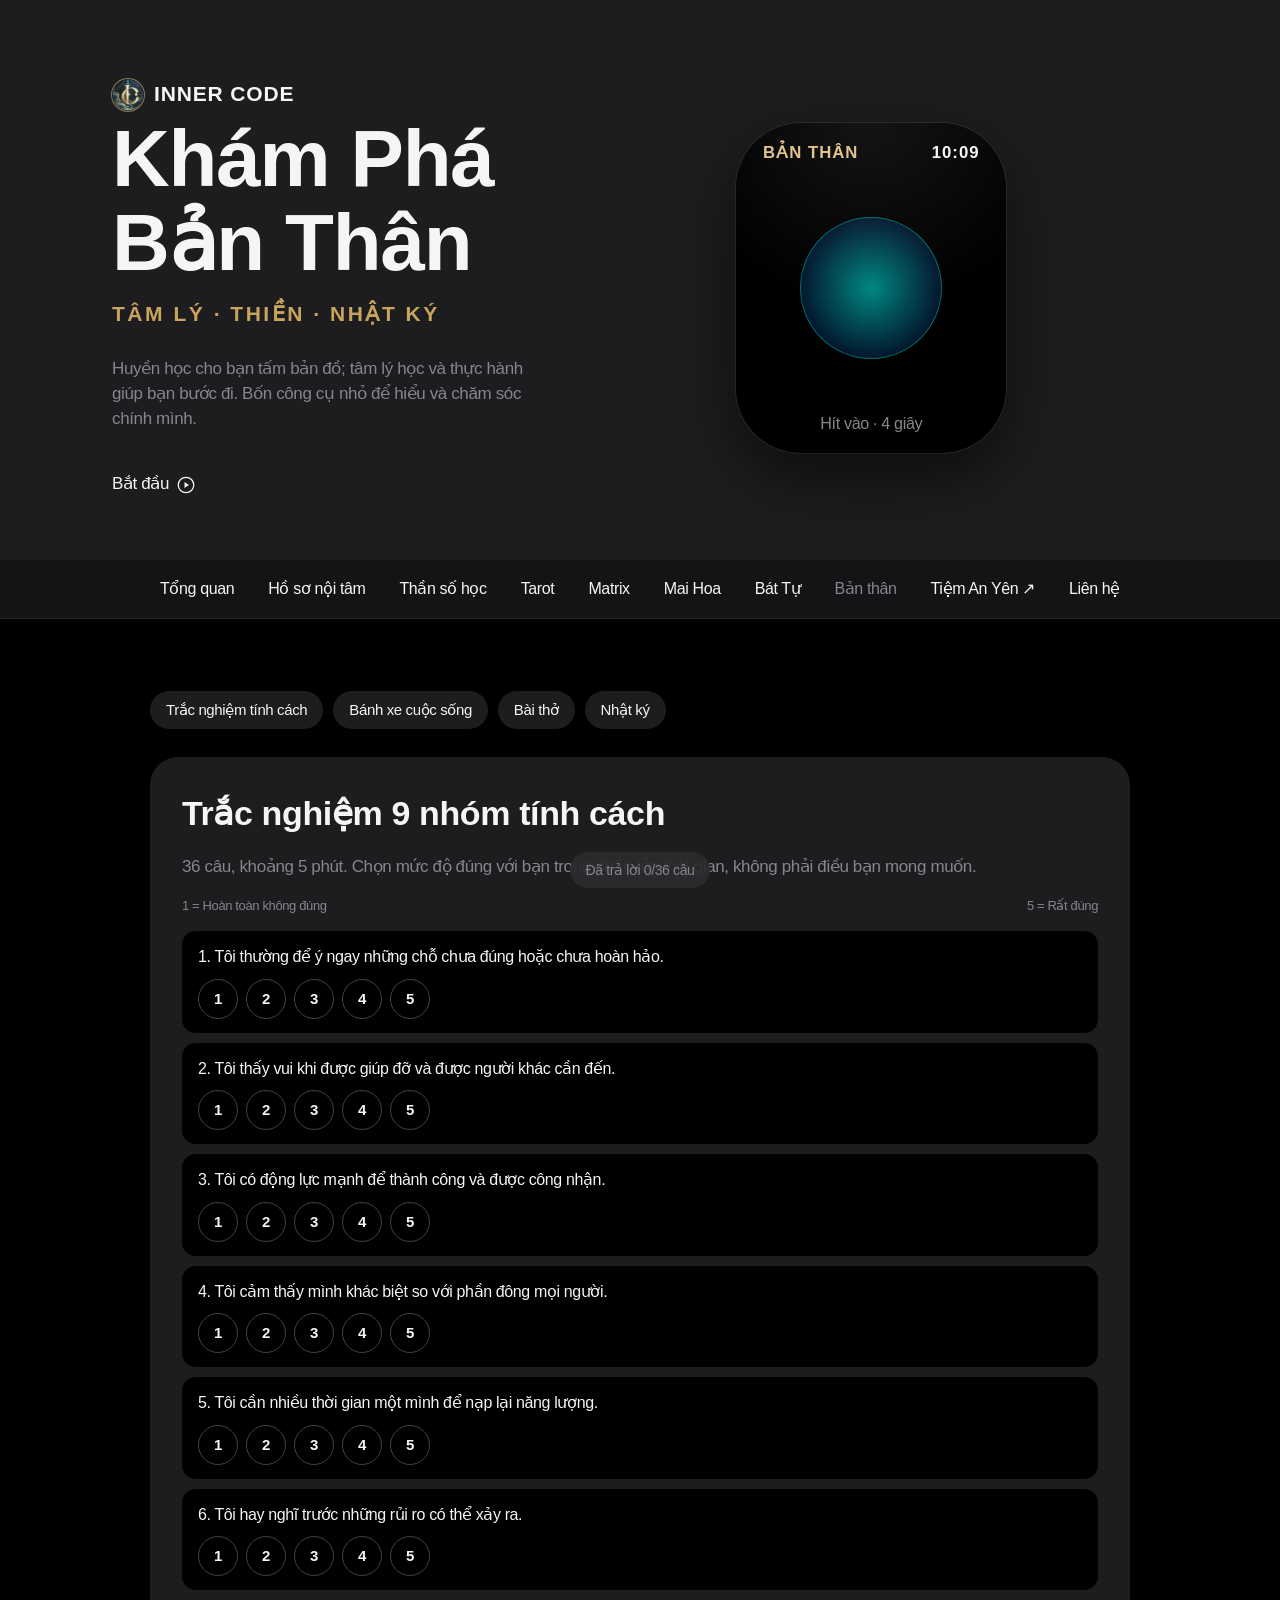
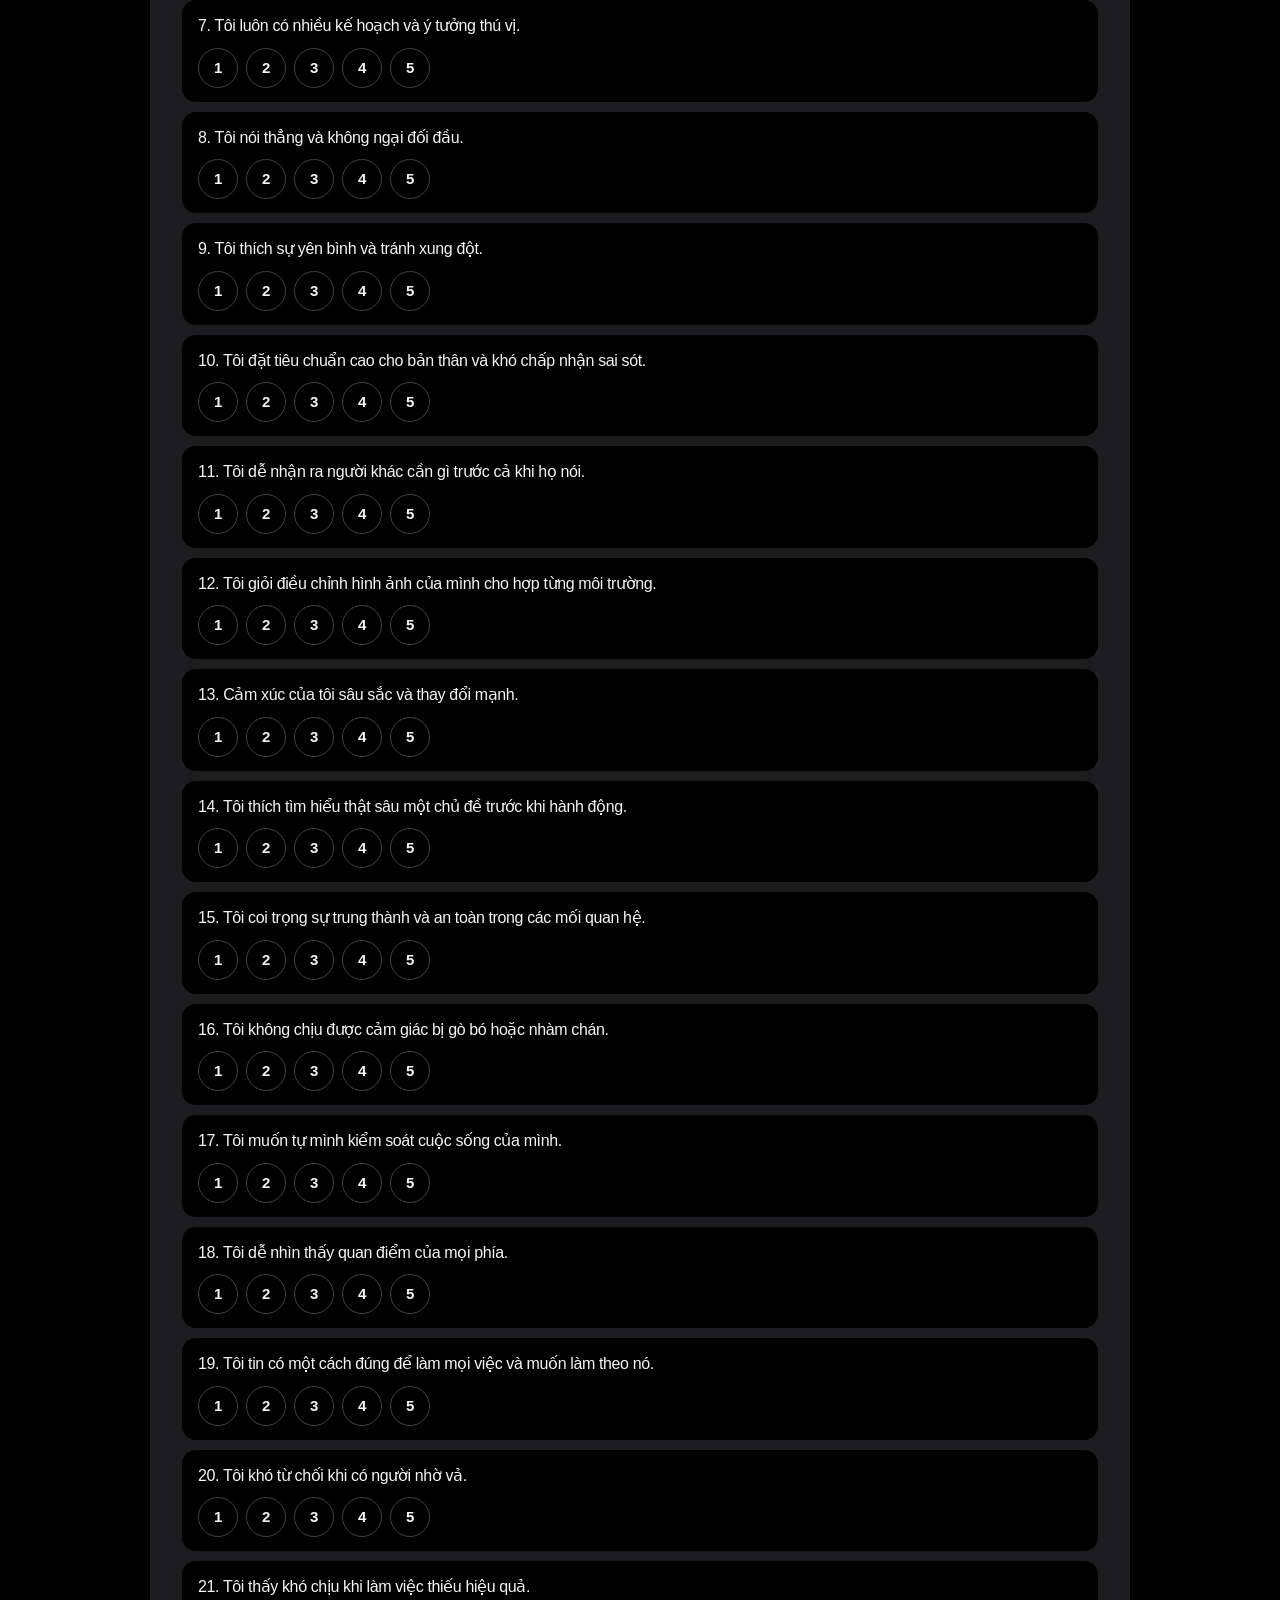
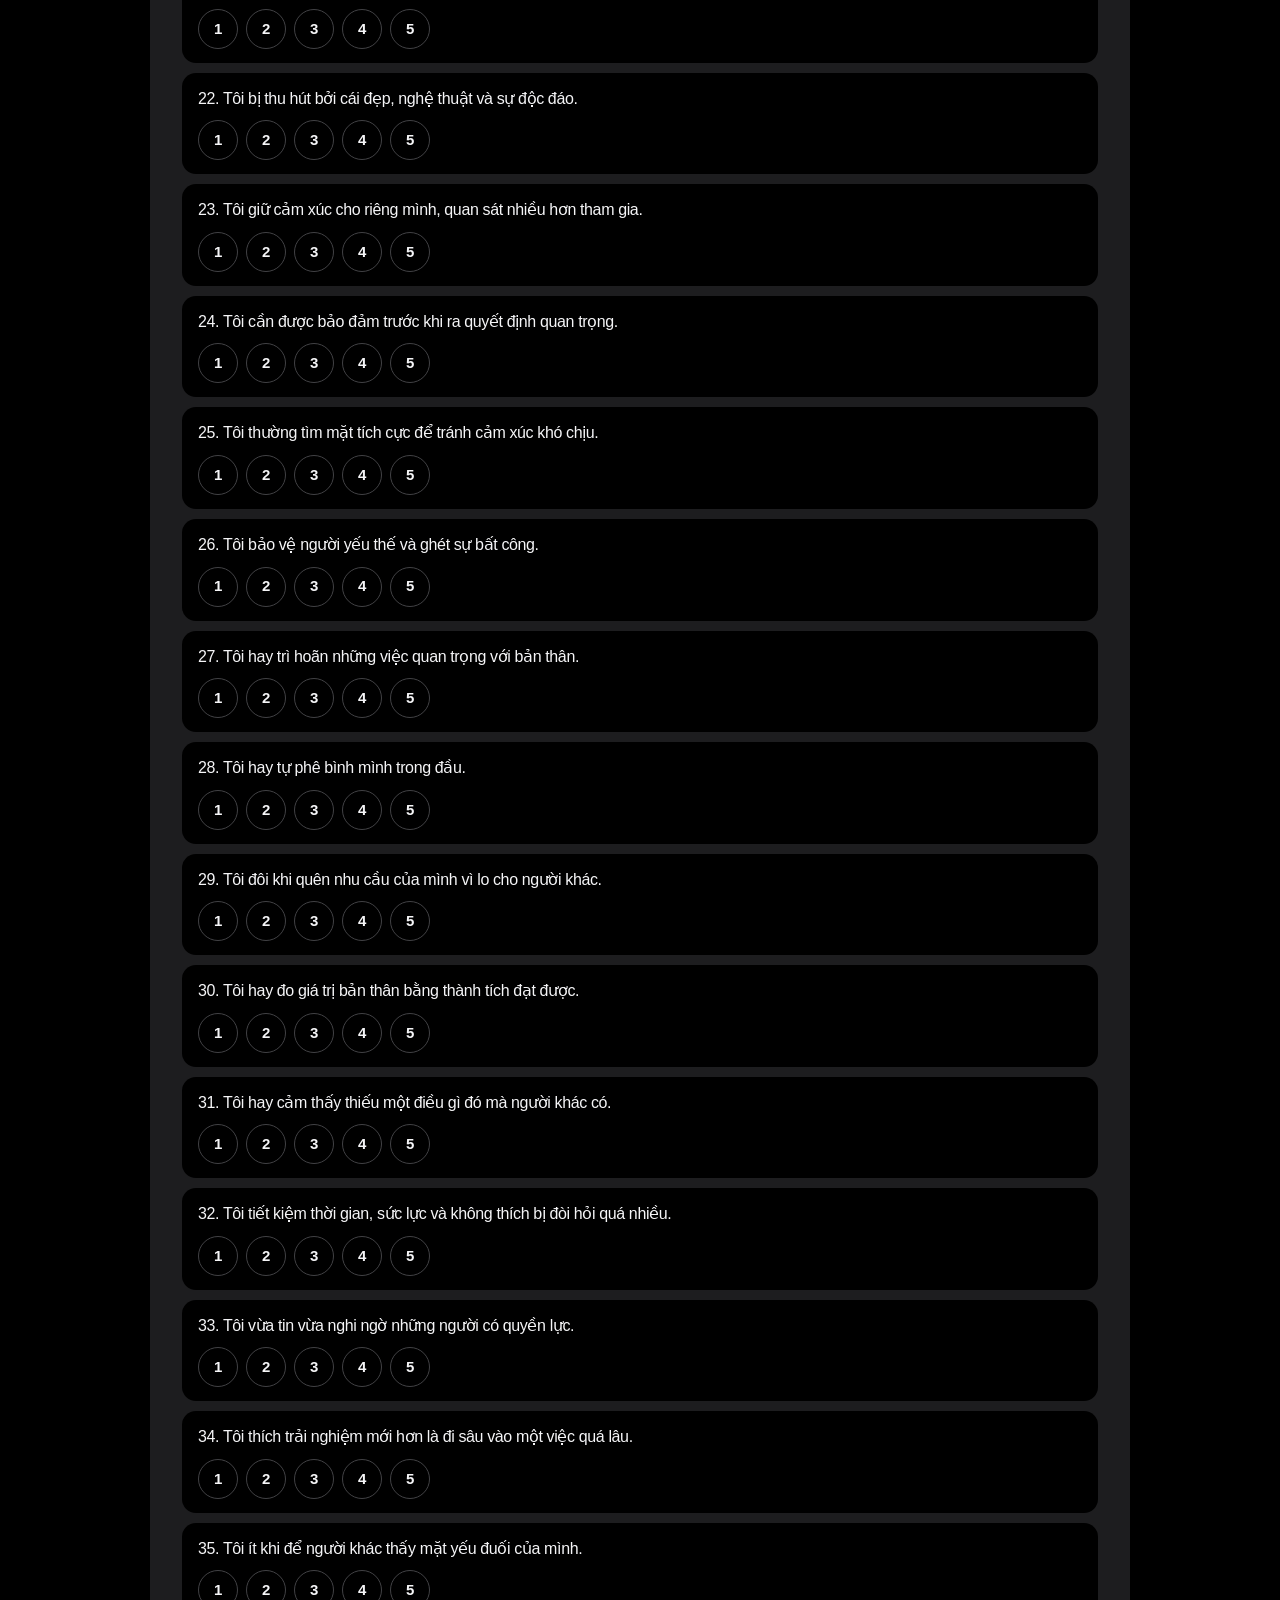
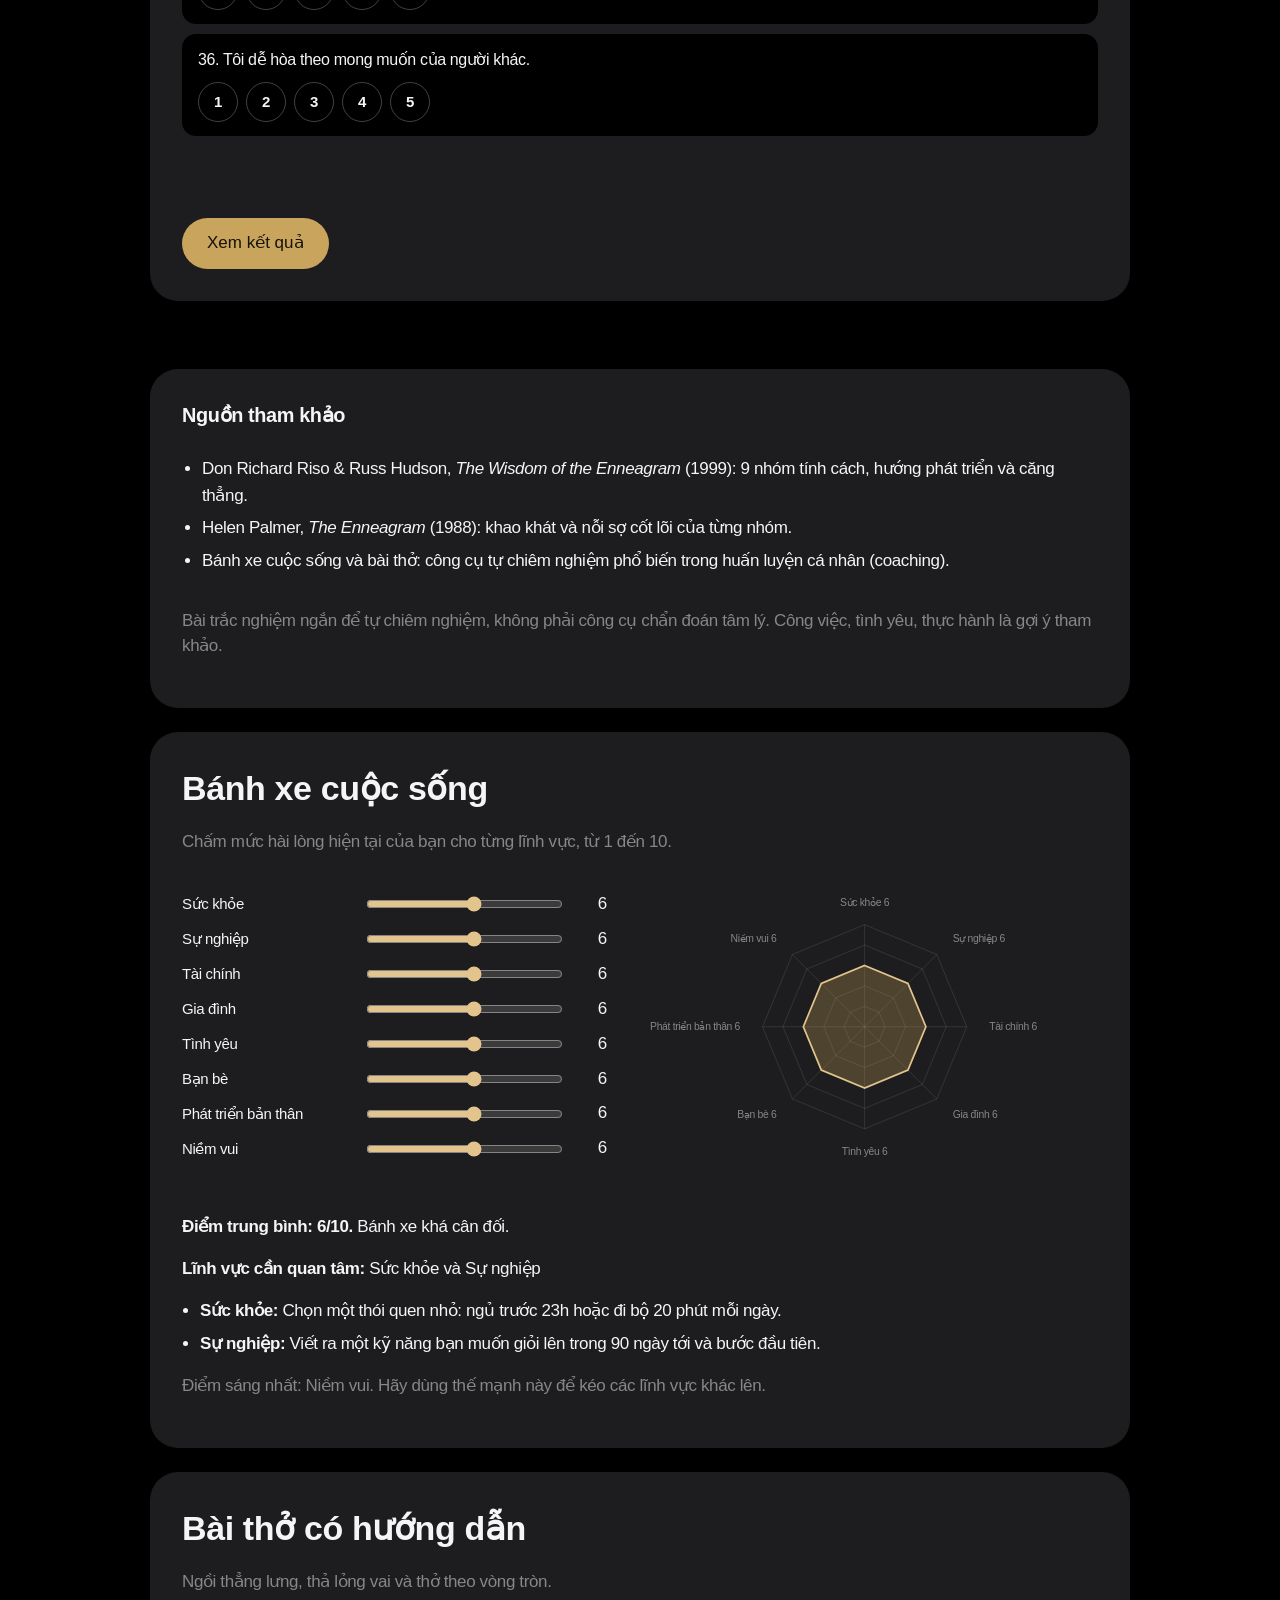
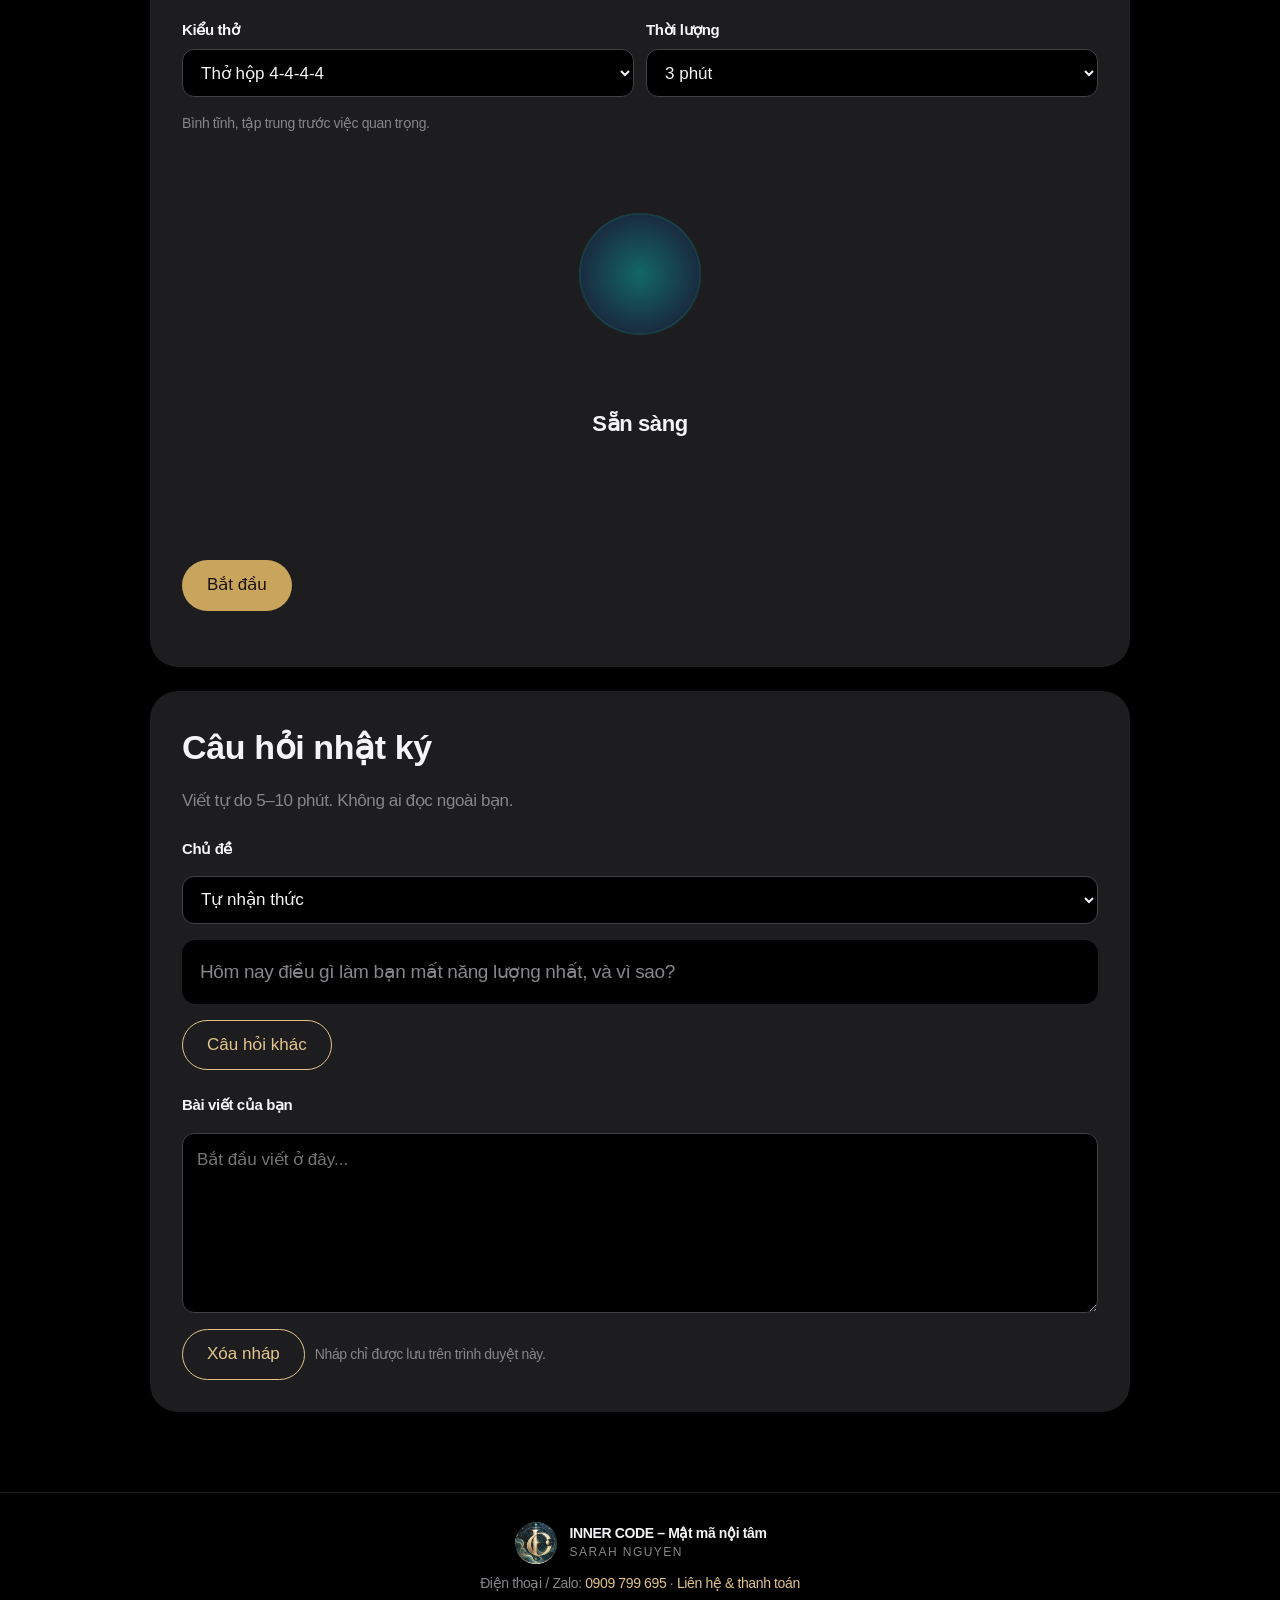
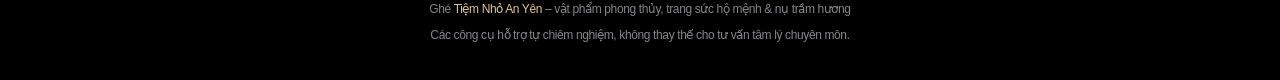
<file: self.html>
<!doctype html>
<html lang="vi">
<head>
  <meta charset="utf-8">
  <meta name="viewport" content="width=device-width, initial-scale=1">
  <title>Khám Phá Bản Thân · Inner Code</title>
  <meta name="description" content="Trắc nghiệm 9 nhóm tính cách, bánh xe cuộc sống, bài thở có hướng dẫn và câu hỏi viết nhật ký.">
  <link rel="icon" type="image/png" sizes="32x32" href="assets/favicon-32.png">
  <link rel="icon" type="image/png" sizes="64x64" href="assets/favicon-64.png">
  <link rel="apple-touch-icon" href="assets/apple-touch-icon.png">
  <meta name="theme-color" content="#1d1d1f">
  <meta property="og:type" content="website">
  <meta property="og:site_name" content="INNER CODE – Mật mã nội tâm">
  <meta property="og:title" content="Khám Phá Bản Thân · Inner Code">
  <meta property="og:description" content="Trắc nghiệm 9 nhóm tính cách, bánh xe cuộc sống, bài thở có hướng dẫn và câu hỏi viết nhật ký.">
  <meta property="og:image" content="https://innercode-version-2.pages.dev/assets/og-image.jpg">
  <meta property="og:url" content="https://innercode-version-2.pages.dev/self.html">
  <link rel="stylesheet" href="css/style.css">
</head>
<body>
  <header class="hero">
    <div class="hero-inner">
      <div class="hero-copy">
        <p class="eyebrow"><img class="brand-mark" src="assets/emblem-160.webp" alt="" width="32" height="32">INNER CODE</p>
        <h1>Khám Phá Bản Thân</h1>
        <p class="tagline">Tâm lý · Thiền · Nhật ký</p>
        <p class="hero-desc">Huyền học cho bạn tấm bản đồ; tâm lý học và thực hành giúp bạn bước đi. Bốn công cụ nhỏ để hiểu và chăm sóc chính mình.</p>
        <a class="cta" href="#start">Bắt đầu <svg class="cta-icon" viewBox="0 0 20 20" aria-hidden="true"><circle cx="10" cy="10" r="8.6" fill="none" stroke="currentColor" stroke-width="1.4"/><path d="M8.3 6.6 13.3 10l-5 3.4z" fill="currentColor"/></svg></a>
      </div>
      <div class="faces single">
        <figure class="face-item"><div class="face" aria-hidden="true"><span class="face-label">BẢN THÂN</span><span class="face-time">10:09</span><div class="s-breath" aria-hidden="true"></div><span class="face-foot">Hít vào · 4 giây</span></div></figure>
      </div>
    </div>
  </header>

  <nav class="subnav" aria-label="Điều hướng">
    <div class="subnav-inner">
      <a href="index.html">Tổng quan</a>
      <a href="profile.html">Hồ sơ nội tâm</a>
      <a href="numerology.html">Thần số học</a>
      <a href="tarot.html">Tarot</a>
      <a href="matrix.html">Matrix</a>
      <a href="meihua.html">Mai Hoa</a>
      <a href="bazi.html">Bát Tự</a>
      <a href="self.html" aria-current="page">Bản thân</a>
      <a href="https://tiem-nho-an-yen.minhle111509.workers.dev/" target="_blank" rel="noopener">Tiệm An Yên ↗</a>
      <a href="index.html#lien-he">Liên hệ</a>
    </div>
  </nav>

  <main class="section" id="start">
    <div class="container">
      <nav class="local-nav" aria-label="Công cụ">
        <a href="#quiz">Trắc nghiệm tính cách</a>
        <a href="#wheel">Bánh xe cuộc sống</a>
        <a href="#breath">Bài thở</a>
        <a href="#journal">Nhật ký</a>
      </nav>

      <form id="quiz-form" class="tool" novalidate>
        <h2 id="quiz">Trắc nghiệm 9 nhóm tính cách</h2>
        <p>36 câu, khoảng 5 phút. Chọn mức độ đúng với bạn trong phần lớn thời gian, không phải điều bạn mong muốn.</p>
        <div class="scale-legend" aria-hidden="true"><span>1 = Hoàn toàn không đúng</span><span>5 = Rất đúng</span></div>
        <div id="quiz-list" class="quiz-list"></div>
        <p id="quiz-progress" class="sticky-progress" aria-live="polite"></p>
        <button type="submit" class="btn">Xem kết quả</button>
      </form>
      <section id="quiz-result" class="results" aria-live="polite"></section>

      <section class="panel sources" aria-labelledby="nguon-tham-khao">
        <h3 id="nguon-tham-khao">Nguồn tham khảo</h3>
        <ul>
          <li>Don Richard Riso &amp; Russ Hudson, <em>The Wisdom of the Enneagram</em> (1999): 9 nhóm tính cách, hướng phát triển và căng thẳng.</li>
          <li>Helen Palmer, <em>The Enneagram</em> (1988): khao khát và nỗi sợ cốt lõi của từng nhóm.</li>
          <li>Bánh xe cuộc sống và bài thở: công cụ tự chiêm nghiệm phổ biến trong huấn luyện cá nhân (coaching).</li>
        </ul>
        <p class="muted">Bài trắc nghiệm ngắn để tự chiêm nghiệm, không phải công cụ chẩn đoán tâm lý. Công việc, tình yêu, thực hành là gợi ý tham khảo.</p>
      </section>

      <section class="tool" aria-labelledby="wheel">
        <h2 id="wheel">Bánh xe cuộc sống</h2>
        <p>Chấm mức hài lòng hiện tại của bạn cho từng lĩnh vực, từ 1 đến 10.</p>
        <div class="wheel-layout">
          <div id="wheel-inputs" class="bars"></div>
          <svg id="wheel-chart" class="radar" viewBox="-90 0 540 360" role="img" aria-label="Biểu đồ bánh xe cuộc sống"></svg>
        </div>
        <div id="wheel-summary" aria-live="polite"></div>
      </section>

      <section class="tool" aria-labelledby="breath">
        <h2 id="breath">Bài thở có hướng dẫn</h2>
        <p>Ngồi thẳng lưng, thả lỏng vai và thở theo vòng tròn.</p>
        <div class="field-row">
          <div>
            <label for="breath-pattern">Kiểu thở</label>
            <select id="breath-pattern"></select>
          </div>
          <div>
            <label for="breath-minutes">Thời lượng</label>
            <select id="breath-minutes">
              <option value="1">1 phút</option>
              <option value="3" selected>3 phút</option>
              <option value="5">5 phút</option>
            </select>
          </div>
        </div>
        <p id="breath-info" class="hint"></p>
        <div class="breath-stage">
          <div id="breath-circle" class="breath-circle" data-phase="rest" aria-hidden="true"></div>
          <p id="breath-label" class="breath-label" aria-live="polite">Sẵn sàng</p>
          <p id="breath-count" class="breath-count"></p>
          <button id="breath-toggle" type="button" class="btn">Bắt đầu</button>
        </div>
      </section>

      <section class="tool" aria-labelledby="journal">
        <h2 id="journal">Câu hỏi nhật ký</h2>
        <p>Viết tự do 5–10 phút. Không ai đọc ngoài bạn.</p>
        <label for="journal-topic">Chủ đề</label>
        <select id="journal-topic"></select>
        <p id="journal-prompt" class="journal-prompt" aria-live="polite"></p>
        <div class="row-actions"><button id="journal-next" type="button" class="btn secondary">Câu hỏi khác</button></div>
        <label for="journal-text">Bài viết của bạn</label>
        <textarea id="journal-text" placeholder="Bắt đầu viết ở đây..."></textarea>
        <div class="row-actions">
          <button id="journal-clear" type="button" class="btn secondary">Xóa nháp</button>
          <span id="journal-status" class="hint" aria-live="polite">Nháp chỉ được lưu trên trình duyệt này.</span>
        </div>
      </section>
    </div>
  </main>

  <footer class="site-footer">
    <div class="footer-brand"><img src="assets/emblem-160.webp" alt="" width="44" height="44"><div><strong>INNER CODE – Mật mã nội tâm</strong><span>Sarah Nguyen</span></div></div>
    <p class="footer-contact">Điện thoại / Zalo: <a href="tel:+84909799695">0909 799 695</a> · <a href="index.html#lien-he">Liên hệ &amp; thanh toán</a></p>
    <p class="footer-partner">Ghé <a href="https://tiem-nho-an-yen.minhle111509.workers.dev/" target="_blank" rel="noopener">Tiệm Nhỏ An Yên</a> – vật phẩm phong thủy, trang sức hộ mệnh &amp; nụ trầm hương</p>
    <p>Các công cụ hỗ trợ tự chiêm nghiệm, không thay thế cho tư vấn tâm lý chuyên môn.</p>
  </footer>
  <script type="module" src="js/self/page.js"></script>
</body>
</html>
</file>
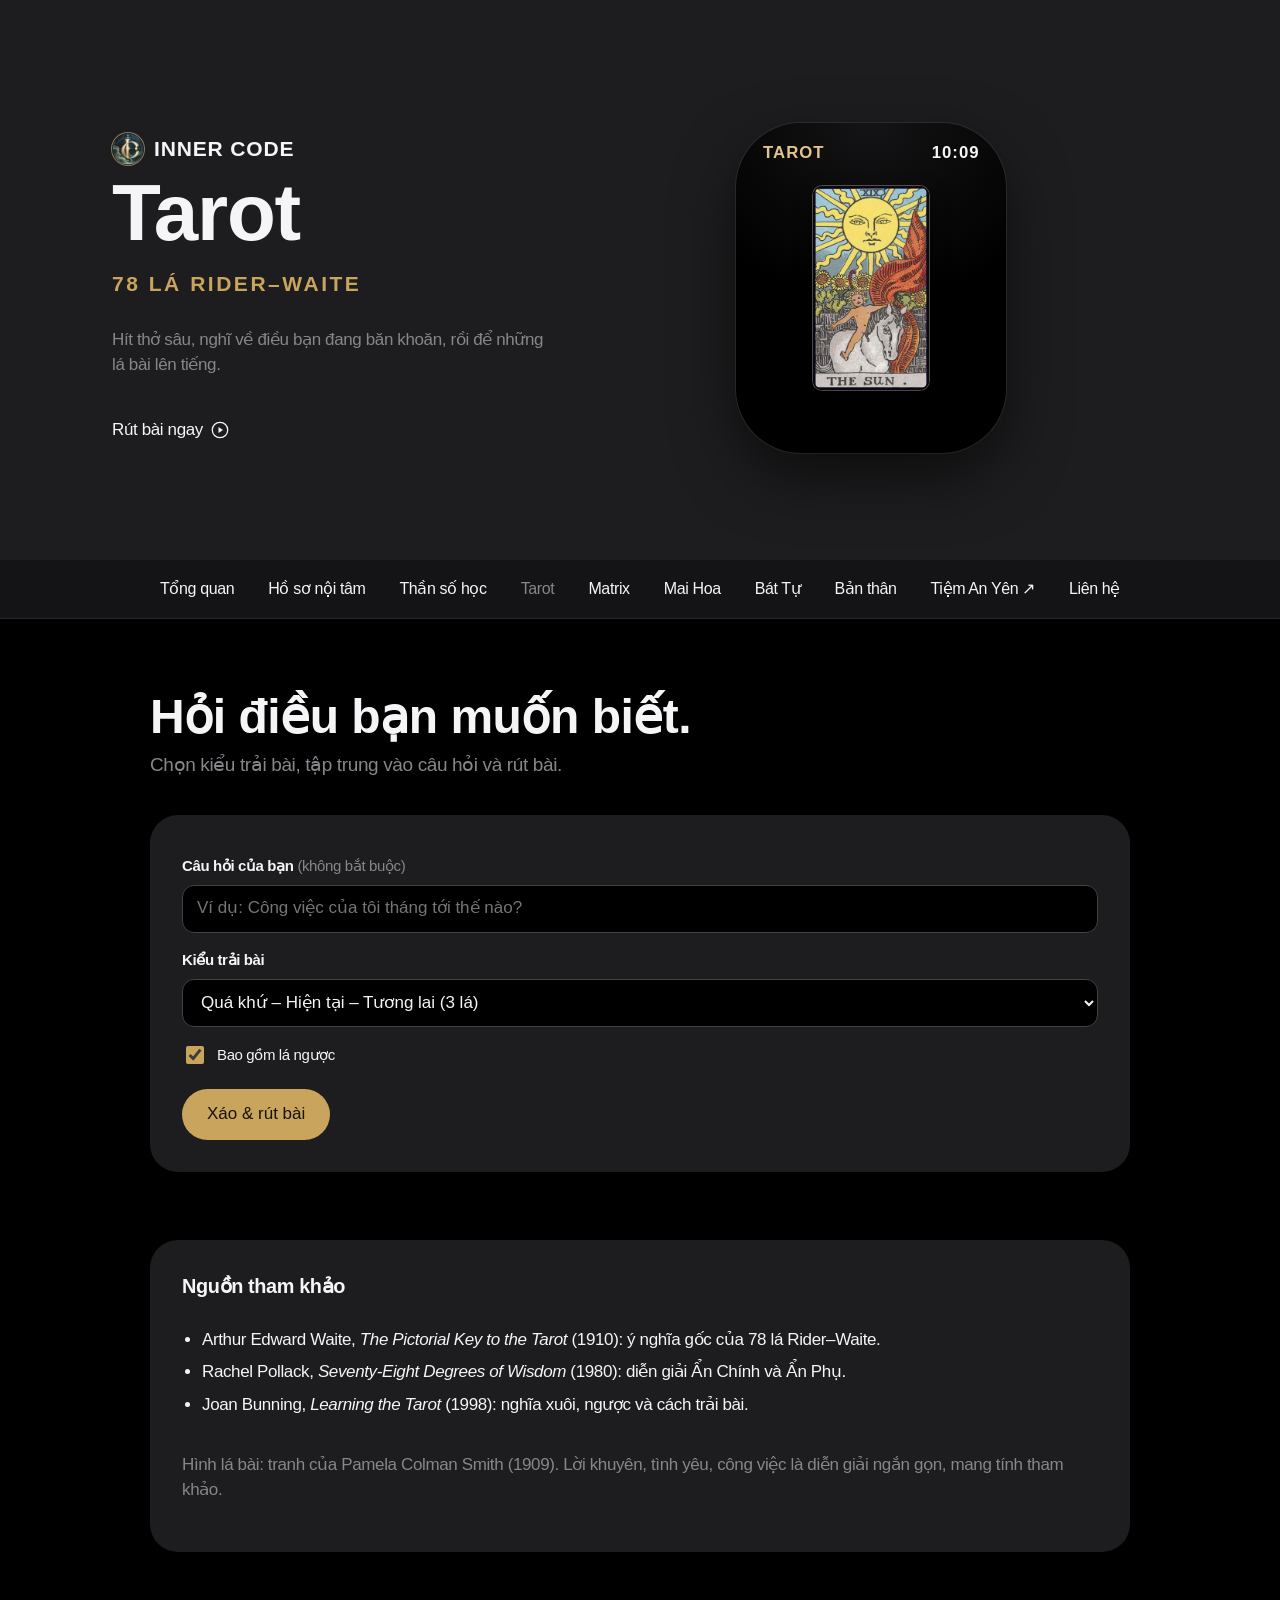
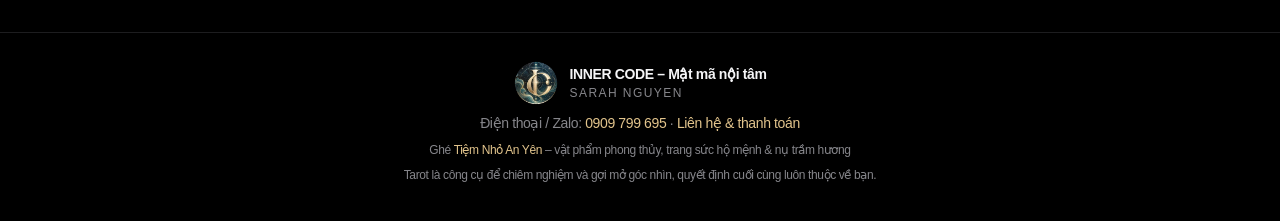
<file: tarot.html>
<!doctype html>
<html lang="vi">
<head>
  <meta charset="utf-8">
  <meta name="viewport" content="width=device-width, initial-scale=1">
  <title>Tarot · Inner Code</title>
  <meta name="description" content="Rút bài Tarot online với bộ 78 lá, 5 kiểu trải bài gồm Celtic Cross và luận giải tiếng Việt.">
  <link rel="icon" type="image/png" sizes="32x32" href="assets/favicon-32.png">
  <link rel="icon" type="image/png" sizes="64x64" href="assets/favicon-64.png">
  <link rel="apple-touch-icon" href="assets/apple-touch-icon.png">
  <meta name="theme-color" content="#1d1d1f">
  <meta property="og:type" content="website">
  <meta property="og:site_name" content="INNER CODE – Mật mã nội tâm">
  <meta property="og:title" content="Tarot · Inner Code">
  <meta property="og:description" content="Rút bài Tarot online với bộ 78 lá, 5 kiểu trải bài gồm Celtic Cross và luận giải tiếng Việt.">
  <meta property="og:image" content="https://innercode-version-2.pages.dev/assets/og-image.jpg">
  <meta property="og:url" content="https://innercode-version-2.pages.dev/tarot.html">
  <link rel="stylesheet" href="css/style.css">
</head>
<body>
  <header class="hero">
    <div class="hero-inner">
      <div class="hero-copy">
        <p class="eyebrow"><img class="brand-mark" src="assets/emblem-160.webp" alt="" width="32" height="32">INNER CODE</p>
        <h1>Tarot</h1>
        <p class="tagline">78 lá Rider–Waite</p>
        <p class="hero-desc">Hít thở sâu, nghĩ về điều bạn đang băn khoăn, rồi để những lá bài lên tiếng.</p>
        <a class="cta" href="#start">Rút bài ngay <svg class="cta-icon" viewBox="0 0 20 20" aria-hidden="true"><circle cx="10" cy="10" r="8.6" fill="none" stroke="currentColor" stroke-width="1.4"/><path d="M8.3 6.6 13.3 10l-5 3.4z" fill="currentColor"/></svg></a>
      </div>
      <div class="faces single">
        <figure class="face-item"><div class="face" aria-hidden="true"><span class="face-label">TAROT</span><span class="face-time">10:09</span><img class="s-card-img" src="assets/tarot-the-sun.webp" alt="" width="300" height="527"></div></figure>
      </div>
    </div>
  </header>

  <nav class="subnav" aria-label="Điều hướng">
    <div class="subnav-inner">
      <a href="index.html">Tổng quan</a>
      <a href="profile.html">Hồ sơ nội tâm</a>
      <a href="numerology.html">Thần số học</a>
      <a href="tarot.html" aria-current="page">Tarot</a>
      <a href="matrix.html">Matrix</a>
      <a href="meihua.html">Mai Hoa</a>
      <a href="bazi.html">Bát Tự</a>
      <a href="self.html">Bản thân</a>
      <a href="https://tiem-nho-an-yen.minhle111509.workers.dev/" target="_blank" rel="noopener">Tiệm An Yên ↗</a>
      <a href="index.html#lien-he">Liên hệ</a>
    </div>
  </nav>

  <main class="section" id="start">
    <div class="container">
      <h2 class="section-title">Hỏi điều bạn muốn biết.</h2>
      <p class="section-lead">Chọn kiểu trải bài, tập trung vào câu hỏi và rút bài.</p>

      <form id="tarot-form" class="panel">
        <label for="question">Câu hỏi của bạn <span class="muted">(không bắt buộc)</span></label>
        <input id="question" name="question" type="text" maxlength="200" placeholder="Ví dụ: Công việc của tôi tháng tới thế nào?">

        <label for="spread">Kiểu trải bài</label>
        <select id="spread" name="spread"></select>

        <label class="checkbox">
          <input id="allow-reversed" type="checkbox" name="allowReversed" checked>
          Bao gồm lá ngược
        </label>

        <button type="submit" class="btn">Xáo &amp; rút bài</button>
      </form>

      <section id="tarot-result" class="results" aria-live="polite"></section>

      <section class="panel sources" aria-labelledby="nguon-tham-khao">
        <h3 id="nguon-tham-khao">Nguồn tham khảo</h3>
        <ul>
          <li>Arthur Edward Waite, <em>The Pictorial Key to the Tarot</em> (1910): ý nghĩa gốc của 78 lá Rider–Waite.</li>
          <li>Rachel Pollack, <em>Seventy-Eight Degrees of Wisdom</em> (1980): diễn giải Ẩn Chính và Ẩn Phụ.</li>
          <li>Joan Bunning, <em>Learning the Tarot</em> (1998): nghĩa xuôi, ngược và cách trải bài.</li>
        </ul>
        <p class="muted">Hình lá bài: tranh của Pamela Colman Smith (1909). Lời khuyên, tình yêu, công việc là diễn giải ngắn gọn, mang tính tham khảo.</p>
      </section>
    </div>
  </main>

  <footer class="site-footer">
    <div class="footer-brand"><img src="assets/emblem-160.webp" alt="" width="44" height="44"><div><strong>INNER CODE – Mật mã nội tâm</strong><span>Sarah Nguyen</span></div></div>
    <p class="footer-contact">Điện thoại / Zalo: <a href="tel:+84909799695">0909 799 695</a> · <a href="index.html#lien-he">Liên hệ &amp; thanh toán</a></p>
    <p class="footer-partner">Ghé <a href="https://tiem-nho-an-yen.minhle111509.workers.dev/" target="_blank" rel="noopener">Tiệm Nhỏ An Yên</a> – vật phẩm phong thủy, trang sức hộ mệnh &amp; nụ trầm hương</p>
    <p>Tarot là công cụ để chiêm nghiệm và gợi mở góc nhìn, quyết định cuối cùng luôn thuộc về bạn.</p>
  </footer>
  <script type="module" src="js/tarot/page.js"></script>
</body>
</html>
</file>
<file: css/style.css>
/* Product-page style: dark stage, big bold headline, red tagline, minimal chrome. */
:root {
  --bg: #000;
  --stage: #1d1d1f;
  --surface: #1d1d1f;
  --surface-2: #2c2c2e;
  --line: #424245;
  --text: #f5f5f7;
  --muted: #86868b;
  --accent: #e2c48c;
  --accent-deep: #c9a45c;
  --gold-rgb: 201, 164, 92;
  --link: #e2c48c;
  --button: #c9a45c;
  --button-hover: #d8b872;
  --button-text: #17120a;
  --warm-surface: #2a2417;
  --danger: #ff6961;
  --el-wood: #30d158;
  --el-fire: #ff453a;
  --el-earth: #d9a441;
  --el-metal: #d1d1d6;
  --el-water: #0a84ff;
  --font: -apple-system, BlinkMacSystemFont, "SF Pro Display", "SF Pro Text", "Helvetica Neue", "Segoe UI", Roboto, Arial, sans-serif;
  color-scheme: dark;
}

* { box-sizing: border-box; }
[hidden] { display: none !important; }

html { background: var(--bg); }
body {
  margin: 0;
  background: var(--bg);
  color: var(--text);
  font-family: var(--font);
  font-size: 17px;
  line-height: 1.47;
  letter-spacing: -0.022em;
  -webkit-font-smoothing: antialiased;
}
a { color: var(--link); text-decoration: none; }
a:hover { text-decoration: underline; }
:focus-visible { outline: 2px solid var(--link); outline-offset: 3px; }

/* ---------- Hero ---------- */
.hero { background: var(--stage); overflow: hidden; }
.hero-inner {
  max-width: 1100px;
  margin: 0 auto;
  padding: 56px 22px 40px;
  min-height: 560px;
  display: grid;
  grid-template-columns: minmax(0, 0.85fr) minmax(0, 1.15fr);
  align-items: center;
  gap: 24px;
}
.eyebrow {
  display: flex;
  align-items: center;
  gap: 10px;
  margin: 0 0 6px;
  font-size: 21px;
  font-weight: 600;
  letter-spacing: 0.04em;
}
.brand-mark { width: 32px; height: 32px; border-radius: 50%; box-shadow: 0 0 0 1px rgba(226, 196, 140, 0.55); }
.hero h1 {
  margin: 0;
  font-size: clamp(44px, 6.6vw, 80px);
  line-height: 1.05;
  font-weight: 600;
  letter-spacing: -0.015em;
}
.tagline {
  margin: 14px 0 0;
  color: var(--accent-deep);
  font-size: clamp(17px, 2vw, 21px);
  font-weight: 600;
  letter-spacing: 0.12em;
  text-transform: uppercase;
}
.hero-desc { margin: 28px 0 0; color: var(--muted); max-width: 26em; }
.cta {
  display: inline-flex;
  align-items: center;
  gap: 8px;
  margin-top: 40px;
  color: var(--text);
  font-size: 17px;
}
.cta:hover { text-decoration: underline; }
.cta-icon { width: 18px; height: 18px; flex: none; }

/* Home hero: illustration behind the copy, darkened on the text side for contrast. */
.hero-art {
  background:
    linear-gradient(90deg, rgba(8, 8, 10, 0.95) 0%, rgba(8, 8, 10, 0.78) 40%, rgba(8, 8, 10, 0.5) 100%),
    url("../assets/hero-art.webp") 62% 38% / cover no-repeat,
    var(--stage);
}

.hero-art .face-item figcaption { color: #d1d1d6; text-shadow: 0 1px 10px rgba(0, 0, 0, 0.9); }

/* ---------- Watch faces (each feature is a face) ---------- */
.faces {
  --w: clamp(132px, 15vw, 186px);
  display: grid;
  grid-template-columns: repeat(2, var(--w));
  gap: 28px 26px;
  justify-content: center;
}
.faces.six { --w: clamp(120px, 12vw, 160px); grid-template-columns: repeat(3, var(--w)); gap: 22px 20px; }
.faces.single { --w: clamp(200px, 24vw, 270px); grid-template-columns: var(--w); }
.face-item { margin: 0; display: grid; justify-items: center; gap: 10px; }
.face-item figcaption { font-size: 14px; color: var(--muted); }
.face {
  position: relative;
  width: var(--w);
  max-width: 100%;
  aspect-ratio: 0.82;
  border-radius: calc(var(--w) * 0.24);
  background: radial-gradient(120% 90% at 50% 0%, #141416, #000 62%);
  box-shadow: 0 0 0 1px rgba(255, 255, 255, 0.08), 0 24px 60px rgba(0, 0, 0, 0.55);
  display: flex;
  flex-direction: column;
  align-items: center;
  justify-content: center;
  gap: 0.4em;
  font-size: calc(var(--w) / 10);
  color: var(--text);
  text-align: center;
  transition: transform 0.35s ease, box-shadow 0.35s ease;
}
a.face:hover {
  text-decoration: none;
  transform: translateY(-6px);
  box-shadow: 0 0 0 1px rgba(var(--gold-rgb), 0.55), 0 30px 70px rgba(0, 0, 0, 0.6);
}
.face-label, .face-time { position: absolute; top: 1.05em; font-size: 0.62em; font-weight: 600; letter-spacing: 0.06em; }
.face-label { left: 1.6em; color: var(--accent); }
.face-time { right: 1.6em; color: var(--text); font-variant-numeric: tabular-nums; }
.face-foot { position: absolute; bottom: 1.05em; left: 0; right: 0; font-size: 0.6em; color: var(--muted); }

.s-big {
  font-size: 3.6em;
  font-weight: 700;
  line-height: 1;
  background: linear-gradient(180deg, #fff, #ffd5a8);
  -webkit-background-clip: text;
  background-clip: text;
  color: transparent;
}
.s-grid { display: grid; grid-template-columns: repeat(3, 0.55em); gap: 0.25em; }
.s-grid i { height: 0.55em; border-radius: 50%; background: #3a3a3c; }
.s-grid i.on { background: var(--accent); }
.s-card {
  width: 44%;
  height: 58%;
  border-radius: 0.5em;
  background: linear-gradient(180deg, #f7eed8, #e2cd97);
  color: #2b1e07;
  display: flex;
  flex-direction: column;
  align-items: center;
  justify-content: space-between;
  padding: 0.5em 0.2em;
  font-weight: 700;
  font-size: 0.72em;
}
.s-card .s-star { font-size: 2.4em; line-height: 1; }
/* Real Rider–Waite card (X Wheel of Fortune) used as the Tarot face */
.s-card-img {
  height: 62%;
  width: auto;
  aspect-ratio: 300 / 527;
  border-radius: 0.35em;
  box-shadow: 0 0 0 1px rgba(226, 205, 151, 0.35), 0 6px 18px rgba(0, 0, 0, 0.6);
}
.s-matrix { width: 66%; height: auto; }
.s-hex { display: grid; gap: 0.26em; width: 46%; }
.s-hex i { height: 0.36em; border-radius: 0.1em; background: var(--text); }
.s-hex i.yin { background: linear-gradient(90deg, var(--text) 0 42%, transparent 42% 58%, var(--text) 58%); }
.s-hex i.moving { background: var(--accent); }

/* ---------- Local nav (sticky) ---------- */
.subnav {
  position: sticky;
  top: 0;
  z-index: 20;
  background: rgba(29, 29, 31, 0.72);
  -webkit-backdrop-filter: saturate(180%) blur(20px);
  backdrop-filter: saturate(180%) blur(20px);
  border-bottom: 1px solid rgba(255, 255, 255, 0.08);
}
.subnav-inner {
  max-width: 1100px;
  margin: 0 auto;
  padding: 0 16px;
  height: 58px;
  display: flex;
  align-items: center;
  justify-content: flex-start;
  gap: clamp(14px, 4vw, 34px);
  overflow-x: auto;
  scrollbar-width: none;
}
.subnav a { color: var(--text); font-size: 16px; white-space: nowrap; }
/* Centre the links when they fit, but keep the first one reachable when the row scrolls. */
.subnav a:first-child { margin-left: auto; }
.subnav a:last-child { margin-right: auto; }
.subnav a[aria-current="page"] { color: var(--muted); pointer-events: none; }

/* ---------- Content ---------- */
.section { padding: 72px 16px 80px; }
.container { max-width: 980px; margin: 0 auto; }
.section-title {
  margin: 0 0 8px;
  font-size: clamp(32px, 5vw, 48px);
  line-height: 1.08;
  font-weight: 600;
  letter-spacing: -0.01em;
}
.section-lead { margin: 0 0 36px; color: var(--muted); font-size: 19px; }
.muted { color: var(--muted); font-weight: 400; }

.tile-grid { display: grid; grid-template-columns: repeat(auto-fit, minmax(260px, 1fr)); gap: 20px; }
.tile.featured { grid-column: 1 / -1; background: linear-gradient(135deg, var(--warm-surface), var(--surface) 60%); }
.tile.featured h3 { font-size: clamp(32px, 5vw, 44px); }
.s-breath { width: 52%; aspect-ratio: 1; border-radius: 50%; background: radial-gradient(circle, rgba(0, 245, 234, 0.55), rgba(10, 132, 255, 0.18) 70%); box-shadow: 0 0 0 1px rgba(0, 245, 234, 0.45); }
.tile {
  display: flex;
  flex-direction: column;
  gap: 6px;
  padding: 40px 32px;
  border-radius: 28px;
  background: var(--surface);
  color: var(--text);
  transition: transform 0.3s ease;
}
.tile:hover { text-decoration: none; transform: scale(1.015); }
.tile h3 { margin: 0; font-size: 32px; font-weight: 600; line-height: 1.1; }
.tile .tagline { margin: 4px 0 8px; font-size: 14px; }
.tile p { margin: 0; color: var(--muted); flex: 1; }
.tile-link { margin-top: 18px; color: var(--link); }

.panel {
  display: grid;
  gap: 8px;
  padding: 32px;
  border-radius: 28px;
  background: var(--surface);
}
label { font-weight: 600; font-size: 15px; margin-top: 8px; }
label.checkbox { display: flex; align-items: center; gap: 10px; font-weight: 400; }
input[type="text"], input[type="date"], select {
  width: 100%;
  min-height: 48px;
  padding: 10px 14px;
  border-radius: 12px;
  border: 1px solid var(--line);
  background: #000;
  color: var(--text);
  font: inherit;
}
input[type="text"]:focus, input[type="date"]:focus, select:focus {
  outline: none;
  border-color: var(--button);
  box-shadow: 0 0 0 3px rgba(var(--gold-rgb), 0.4);
}
input[type="checkbox"] { width: 18px; height: 18px; accent-color: var(--button); }

.btn {
  justify-self: start;
  margin-top: 14px;
  padding: 12px 24px;
  border: 1px solid transparent;
  border-radius: 980px;
  background: var(--button);
  color: var(--button-text);
  font-weight: 600;
  font: inherit;
  cursor: pointer;
}
.btn:hover { background: var(--button-hover); }
.btn.secondary { background: transparent; border-color: var(--link); color: var(--link); }
.btn.secondary:hover { background: rgba(var(--gold-rgb), 0.14); }

/* ---------- Results ---------- */
.results { margin-top: 40px; display: grid; gap: 16px; scroll-margin-top: 72px; }
.results h2 { margin: 0; font-size: 32px; font-weight: 600; }
.results > .muted { margin: 0; }
.sources { margin-top: 28px; }
.sources h3 { margin: 0 0 8px; }
.sources ul { margin: 10px 0; padding-left: 20px; display: grid; gap: 6px; line-height: 1.55; }
.sources em { color: var(--text); }
.error { color: var(--danger); font-weight: 600; }

.reading-card {
  display: flex;
  gap: 20px;
  padding: 24px;
  border-radius: 22px;
  background: var(--surface);
}
.reading-card.column { flex-direction: column; gap: 10px; }
.reading-card.column > .btn { align-self: flex-start; }
.reading-card.highlight { box-shadow: inset 0 0 0 1px rgba(var(--gold-rgb), 0.55); }
.reading-card h3 { margin: 0 0 4px; font-size: 21px; font-weight: 600; }
.reading-card p { margin: 4px 0; }
.keywords { color: var(--accent); font-weight: 600; }
.number-badge {
  flex: 0 0 68px;
  height: 68px;
  display: grid;
  place-items: center;
  border-radius: 50%;
  font-size: 26px;
  font-weight: 700;
  background: radial-gradient(circle, #000 0 60%, transparent 61%), var(--accent);
}
.reading-card.highlight .number-badge {
  background: radial-gradient(circle, #000 0 60%, transparent 61%), conic-gradient(#f3dca6, #a8843f, #f3dca6, #a8843f, #f3dca6);
}

.birth-grid { display: grid; grid-template-columns: repeat(3, 72px); gap: 6px; }
.birth-grid .cell {
  height: 56px;
  display: grid;
  place-items: center;
  border: 1px solid var(--line);
  border-radius: 12px;
  font-weight: 700;
  word-break: break-all;
}
.birth-grid .cell.empty { color: var(--muted); opacity: 0.5; }

/* ---------- Tarot ---------- */
.question { margin: 0; }
.tarot-spread { display: flex; flex-wrap: wrap; justify-content: center; gap: 24px; }
.tarot-slot { width: 180px; display: flex; flex-direction: column; align-items: center; gap: 8px; text-align: center; }
.position { margin: 0; font-weight: 600; color: var(--accent); letter-spacing: 0.06em; text-transform: uppercase; font-size: 14px; }
.tarot-card {
  width: 150px;
  height: 240px;
  padding: 0;
  border: none;
  background: none;
  perspective: 900px;
  cursor: pointer;
  animation: deal 0.4s ease-out both;
}
.tarot-card.flipped { cursor: default; }
.tarot-inner { position: relative; width: 100%; height: 100%; transition: transform 0.7s; transform-style: preserve-3d; }
.tarot-card.flipped .tarot-inner { transform: rotateY(180deg); }
.tarot-face, .tarot-face-wrap { position: absolute; inset: 0; border-radius: 14px; backface-visibility: hidden; }
.tarot-back {
  display: grid;
  place-items: center;
  font-size: 3rem;
  color: var(--accent-deep);
  border: 1px solid var(--line);
  background: radial-gradient(circle at 50% 50%, #2c2c2e, #1d1d1f 70%);
}
.tarot-face-wrap { transform: rotateY(180deg); }
.tarot-face-wrap.reversed .tarot-front { transform: rotate(180deg); }
.tarot-front {
  display: flex;
  flex-direction: column;
  align-items: center;
  justify-content: space-between;
  padding: 14px 8px;
  background: linear-gradient(180deg, #f7eed8, #e9d7a8);
  color: #2b1e07;
}
.tarot-label { font-weight: 800; font-size: 1.1rem; }
.tarot-symbol { font-size: 3rem; }
.tarot-name { font-weight: 700; font-size: 0.95rem; }
.tarot-detail h3 { margin: 0; font-size: 17px; }
.tarot-detail p { margin: 2px 0; font-size: 15px; }
#flip-all { justify-self: center; }

@keyframes deal { from { opacity: 0; transform: translateY(20px); } to { opacity: 1; transform: none; } }

/* ---------- Matrix Destiny ---------- */
.matrix-figure { margin: 0; padding: 24px; border-radius: 22px; background: var(--surface); }
.matrix-chart { display: block; width: 100%; max-width: 460px; height: auto; margin: 0 auto; }
.chart-lines { fill: none; stroke: rgba(255, 255, 255, 0.28); stroke-width: 1.5; }
.chart-point circle { fill: var(--pt); stroke: var(--surface); stroke-width: 2; }
.chart-point text { fill: var(--pt-text, #fff); font-weight: 700; text-anchor: middle; dominant-baseline: central; font-family: var(--font); }
.chart-labels text { fill: #30d158; font-size: 15px; font-weight: 700; text-anchor: middle; dominant-baseline: central; }
.pt-core { --pt: #ffd60a; --pt-text: #000; }
.pt-spirit { --pt: #bf5af2; }
.pt-matter { --pt: #ff453a; }
.pt-ancestor { --pt: #636366; }
.pt-inner { --pt: #2c2c2e; }
.pt-channel { --pt: #30d158; --pt-text: #000; }
.chart-legend {
  display: flex;
  flex-wrap: wrap;
  justify-content: center;
  align-items: center;
  gap: 6px 14px;
  margin-top: 16px;
  color: var(--muted);
  font-size: 13px;
}
.chart-legend .dot { width: 10px; height: 10px; border-radius: 50%; background: var(--pt); margin-right: -8px; }
.trio { font-size: 24px; font-weight: 600; letter-spacing: 0.04em; }
.purpose-grid { display: grid; grid-template-columns: repeat(auto-fit, minmax(190px, 1fr)); gap: 12px; }
.purpose-grid.years { grid-template-columns: repeat(auto-fit, minmax(min(130px, 100%), 1fr)); }
.purpose { display: flex; flex-direction: column; gap: 4px; padding: 18px; border-radius: 16px; background: #000; font-size: 15px; }
.purpose-number { font-size: 40px; font-weight: 600; line-height: 1; color: var(--accent); }
.purpose-name { font-weight: 600; }

/* ---------- Mai Hoa ---------- */
fieldset { border: 0; margin: 0; padding: 0; display: grid; gap: 8px; min-width: 0; }
legend { font-weight: 600; font-size: 15px; padding: 0; margin-top: 8px; }
.segmented { display: inline-flex; gap: 4px; padding: 4px; border-radius: 12px; background: #000; justify-self: start; }
.segmented label { margin: 0; padding: 8px 16px; border-radius: 9px; font-weight: 500; cursor: pointer; }
.segmented input { position: absolute; opacity: 0; pointer-events: none; }
.segmented label:has(input:checked) { background: var(--surface-2); }
.segmented label:has(input:focus-visible) { outline: 2px solid var(--link); }
.field-row { display: grid; grid-template-columns: repeat(auto-fit, minmax(180px, 1fr)); gap: 12px; }
.field-row > div { display: grid; gap: 8px; min-width: 0; }
input[type="number"], input[type="datetime-local"], input[type="time"] {
  width: 100%;
  min-height: 48px;
  padding: 10px 14px;
  border-radius: 12px;
  border: 1px solid var(--line);
  background: #000;
  color: var(--text);
  font: inherit;
}
input[type="number"]:focus, input[type="datetime-local"]:focus, input[type="time"]:focus {
  outline: none;
  border-color: var(--button);
  box-shadow: 0 0 0 3px rgba(var(--gold-rgb), 0.4);
}
.inline-row { display: flex; gap: 10px; align-items: center; flex-wrap: wrap; }
.inline-row input { flex: 1 1 220px; }
.inline-row .btn { margin-top: 0; }
.hint { margin: 0; font-size: 14px; color: var(--muted); }

.hex-row { display: grid; grid-template-columns: repeat(auto-fit, minmax(220px, 1fr)); gap: 16px; }
.hex-card { display: grid; gap: 6px; align-content: start; padding: 24px; border-radius: 22px; background: var(--surface); text-align: center; }
.hex-card h3 { margin: 6px 0 0; font-size: 21px; font-weight: 600; }
.hex-card p { margin: 0; }
.hex { display: grid; gap: 9px; width: 120px; margin: 8px auto 4px; }
.hex-line { height: 14px; border-radius: 3px; background: var(--text); }
.hex-line.yin { background: linear-gradient(90deg, var(--text) 0 42%, transparent 42% 58%, var(--text) 58%); }
.hex-line.moving.yang { background: var(--accent); }
.hex-line.moving.yin { background: linear-gradient(90deg, var(--accent) 0 42%, transparent 42% 58%, var(--accent) 58%); }
.trigram-row { display: grid; grid-template-columns: repeat(auto-fit, minmax(190px, 1fr)); gap: 10px; }
.trigram-chip { display: flex; gap: 12px; align-items: center; padding: 14px; border-radius: 14px; background: #000; font-size: 15px; }
.trigram-symbol { font-size: 34px; line-height: 1; }
.verdict { display: inline-block; padding: 2px 10px; border-radius: 980px; font-size: 13px; font-weight: 700; }
.verdict.good { background: rgba(48, 209, 88, 0.16); color: #30d158; }
.verdict.bad { background: rgba(255, 105, 97, 0.16); color: var(--danger); }


/* ---------- Face extras ---------- */
.s-pillars { display: grid; grid-template-columns: repeat(4, minmax(0, 1fr)); gap: 0.2em; width: 86%; font-weight: 700; font-size: 0.6em; line-height: 1.3; }
.s-pillars span { display: grid; gap: 0.1em; padding: 0.35em 0; border-radius: 0.35em; background: #1c1c1e; }
.s-pillars i { font-style: normal; color: var(--accent); }
.s-rings { position: relative; width: 56%; aspect-ratio: 1; }
.s-rings i { position: absolute; inset: 0; border-radius: 50%; border: 0.32em solid var(--ring); }
.s-rings i:nth-child(1) { --ring: #c9a45c; }
.s-rings i:nth-child(2) { --ring: #6fa3a0; inset: 0.55em; }
.s-rings i:nth-child(3) { --ring: #f3e9d2; inset: 1.1em; }

/* ---------- Shared result pieces ---------- */
.number-badge.small { font-size: 17px; }
.advice { color: var(--text); }
.purpose.current { box-shadow: inset 0 0 0 1px rgba(var(--gold-rgb), 0.6); }
.tag-now { justify-self: start; align-self: flex-start; padding: 2px 10px; border-radius: 980px; background: rgba(var(--gold-rgb), 0.16); color: var(--accent); font-size: 12px; font-weight: 700; }
.arrow-list, .tip-list { margin: 4px 0 0; padding: 0; list-style: none; display: grid; gap: 8px; }
.tip-list { padding-left: 18px; list-style: disc; }
.bars { display: grid; gap: 10px; }
.bar-row { display: grid; grid-template-columns: minmax(84px, 9em) 1fr 3.5em; gap: 12px; align-items: center; font-size: 15px; }
.bar-label { min-width: 0; }
.bar-track { height: 10px; border-radius: 980px; background: #000; overflow: hidden; }
.bar-fill { display: block; height: 100%; border-radius: inherit; background: var(--muted); }
.bar-fill.main { background: var(--accent); }
.bar-value { text-align: right; font-variant-numeric: tabular-nums; color: var(--muted); }

/* ---------- Bát Tự ---------- */
.pillars { display: grid; grid-template-columns: repeat(4, minmax(0, 1fr)); gap: 10px; }
.pillar { display: grid; gap: 4px; padding: 18px 10px; border-radius: 18px; background: var(--surface); text-align: center; }
.pillar p { margin: 0; font-size: 14px; }
.pillar-char { font-size: 26px !important; font-weight: 600; }
.el-tag { display: inline-block; padding: 1px 8px; border-radius: 980px; font-size: 12px; font-weight: 700; color: #000; background: var(--el); }
.el-0, .el-bg-0 { --el: var(--el-wood); }
.el-1, .el-bg-1 { --el: var(--el-fire); }
.el-2, .el-bg-2 { --el: var(--el-earth); }
.el-3, .el-bg-3 { --el: var(--el-metal); }
.el-4, .el-bg-4 { --el: var(--el-water); }
.bar-fill[class*="el-bg-"] { background: var(--el); }

.pillar-god { font-size: 12px !important; font-weight: 600; color: var(--accent); min-height: 1.4em; }
.hidden-stems { display: grid; gap: 2px; margin-top: 6px; padding-top: 8px; border-top: 1px solid var(--line); font-size: 12px; color: var(--muted); }
.verdict.neutral { background: rgba(255, 255, 255, 0.1); color: var(--text); }
.luck-grid { display: grid; grid-template-columns: repeat(4, minmax(0, 1fr)); gap: 10px; }
.luck { display: grid; gap: 4px; align-content: start; padding: 14px; border-radius: 14px; background: #000; font-size: 14px; }
.luck.current { box-shadow: inset 0 0 0 1px rgba(var(--gold-rgb), 0.6); }
.luck-age { font-weight: 600; }
.luck-name { font-size: 20px; }
.luck .verdict, .purpose .verdict { justify-self: start; }

.table-wrap { overflow-x: auto; max-width: 100%; }
.results > *, .reading-card > div, .reading-card.column > * { min-width: 0; }
.data-table { width: 100%; min-width: 560px; border-collapse: collapse; font-size: 14px; }
.data-table th { text-align: left; padding: 8px 10px; color: var(--accent); font-size: 12px; font-weight: 600; text-transform: uppercase; letter-spacing: 0.06em; border-bottom: 1px solid var(--line); }
.data-table td { padding: 10px; border-bottom: 1px solid rgba(255, 255, 255, 0.06); vertical-align: top; font-variant-numeric: tabular-nums; }
.data-table td strong { font-size: 16px; }
.total-row td { border-bottom: 0; font-weight: 600; }
.now-card { display: grid; gap: 4px; padding: 18px; border-radius: 16px; background: #000; box-shadow: inset 0 0 0 1px rgba(var(--gold-rgb), 0.5); }
.decades { display: grid; gap: 10px; }
.decade { display: grid; grid-template-columns: 7.5em 1fr; gap: 10px; align-items: center; }
.decade-label { font-size: 13px; color: var(--muted); font-variant-numeric: tabular-nums; }
.decade-chips { display: grid; grid-template-columns: repeat(8, minmax(0, 1fr)); gap: 4px; }
.age-chip { display: grid; justify-items: center; gap: 1px; padding: 6px 0; border-radius: 8px; background: #000; font-variant-numeric: tabular-nums; }
.age-chip small { font-size: 10px; color: var(--muted); }
.age-chip strong { font-size: 15px; }
.age-chip.anchor { background: #1c1c1e; }
.age-chip.current { background: var(--accent); }
.age-chip.current small { color: #000; }
.steps { margin: 0; padding-left: 20px; display: grid; gap: 8px; }

.lines-detail { text-align: left; margin-top: 6px; font-size: 14px; }
.lines-detail summary { cursor: pointer; color: var(--link); }
.lines-detail ol { margin: 8px 0 0; padding-left: 0; list-style: none; display: grid; gap: 6px; }
.lines-detail li { padding: 8px 10px; border-radius: 10px; background: #000; }
.lines-detail li.moving-text { box-shadow: inset 0 0 0 1px rgba(var(--gold-rgb), 0.6); }
.line-quote { margin: 0; padding: 14px 16px; border-radius: 14px; background: #000; border-left: 3px solid var(--accent); }

/* ---------- Khám phá bản thân ---------- */
.tool { display: grid; gap: 16px; padding: 32px; border-radius: 28px; background: var(--surface); scroll-margin-top: 72px; }
.tool { margin-top: 24px; }
.local-nav + .tool { margin-top: 0; }
.tool h2 { margin: 0; font-size: clamp(26px, 4vw, 34px); font-weight: 600; }
.tool > p { margin: 0; color: var(--muted); }
.quiz-list { display: grid; gap: 10px; }
.quiz-item { padding: 14px 16px; border-radius: 14px; background: #000; }
.quiz-q { margin: 0 0 10px; font-weight: 500; font-size: 16px; overflow-wrap: break-word; }
.scale { display: flex; gap: 8px; flex-wrap: wrap; clear: both; }
.scale label { margin: 0; cursor: pointer; }
.scale input { position: absolute; opacity: 0; pointer-events: none; }
.scale span { display: grid; place-items: center; width: 40px; height: 40px; border-radius: 50%; border: 1px solid var(--line); font-weight: 600; }
.scale label:has(input:checked) span { background: var(--button); border-color: var(--button); color: var(--button-text); }
.scale label:has(input:focus-visible) span { outline: 2px solid var(--link); outline-offset: 2px; }
.scale-legend { display: flex; justify-content: space-between; gap: 12px; font-size: 13px; color: var(--muted); }
.sticky-progress { position: sticky; bottom: 12px; justify-self: center; padding: 8px 16px; border-radius: 980px; background: rgba(44, 44, 46, 0.92); font-size: 14px; }
.wheel-layout { display: grid; grid-template-columns: minmax(0, 1fr) minmax(0, 1.1fr); gap: 24px; align-items: center; }
.slider-row { display: grid; grid-template-columns: 10em 1fr 2em; gap: 12px; align-items: center; }
.slider-row label { margin: 0; font-weight: 500; }
.slider-row input { accent-color: var(--accent); width: 100%; }
.slider-row output { text-align: right; font-variant-numeric: tabular-nums; }
.radar { width: 100%; height: auto; display: block; }
.radar-ring { fill: none; stroke: rgba(255, 255, 255, 0.12); }
.radar-axis { stroke: rgba(255, 255, 255, 0.12); }
.radar-shape { fill: rgba(var(--gold-rgb), 0.28); stroke: var(--accent); stroke-width: 2; }
.radar-label { fill: var(--muted); font-size: 12px; font-family: var(--font); dominant-baseline: central; }
.breath-stage { display: grid; place-items: center; gap: 12px; padding: 24px 0; }
.breath-circle {
  width: 200px; height: 200px; border-radius: 50%;
  display: grid; place-items: center; text-align: center;
  background: radial-gradient(circle, rgba(0, 245, 234, 0.35), rgba(10, 132, 255, 0.15) 70%);
  box-shadow: 0 0 0 1px rgba(0, 245, 234, 0.4);
  transform: scale(0.6);
  transition-property: transform;
  transition-timing-function: ease-in-out;
}
.breath-circle[data-phase="in"], .breath-circle[data-phase="hold"] { transform: scale(1); }
.breath-label { font-size: 22px; font-weight: 600; }
.breath-count { color: var(--muted); font-variant-numeric: tabular-nums; min-height: 1.5em; }
.journal-prompt { margin: 0; padding: 18px; border-radius: 14px; background: #000; font-size: 19px; }
textarea {
  width: 100%; min-height: 180px; padding: 14px; border-radius: 12px; border: 1px solid var(--line);
  background: #000; color: var(--text); font: inherit; resize: vertical;
}
textarea:focus { outline: none; border-color: var(--button); box-shadow: 0 0 0 3px rgba(var(--gold-rgb), 0.4); }
.row-actions { display: flex; gap: 10px; flex-wrap: wrap; align-items: center; }
.row-actions .btn { margin-top: 0; }
.local-nav { display: flex; gap: 10px; flex-wrap: wrap; margin-bottom: 28px; }
.local-nav a { padding: 8px 16px; border-radius: 980px; background: var(--surface); color: var(--text); font-size: 15px; }

/* ---------- Hồ sơ nội tâm ---------- */
.core-strip { display: grid; grid-template-columns: repeat(auto-fit, minmax(150px, 1fr)); gap: 12px; }
.core-tile { display: grid; gap: 4px; padding: 18px; border-radius: 18px; background: var(--surface); color: var(--text); }
.core-tile:hover { text-decoration: none; box-shadow: inset 0 0 0 1px var(--line); }
.core-label { font-size: 12px; font-weight: 600; letter-spacing: 0.06em; text-transform: uppercase; color: var(--accent); }
.core-value { font-size: 32px; font-weight: 600; line-height: 1.1; }
.core-caption { font-size: 14px; color: var(--muted); }
.theme-list { display: grid; gap: 14px; }
.chips { display: flex; flex-wrap: wrap; gap: 6px; margin: 6px 0 0 !important; }
.chip { padding: 2px 10px; border-radius: 980px; background: #000; color: var(--muted); font-size: 13px; }
.compare { display: grid; gap: 10px; }
.compare h3 { margin: 8px 0; font-size: 21px; font-weight: 600; }
.compare-head, .compare-row { display: grid; grid-template-columns: 9em repeat(3, minmax(0, 1fr)); gap: 12px; }
.compare-head { padding: 0 18px; font-size: 13px; font-weight: 600; color: var(--accent); text-transform: uppercase; letter-spacing: 0.06em; }
.compare-row { padding: 18px; border-radius: 18px; background: var(--surface); font-size: 15px; }
.compare-row h4 { margin: 0; font-size: 16px; }
.compare-row p { margin: 0; }
.compare-src { display: none; }

@media (max-width: 820px) {
  .luck-grid { grid-template-columns: repeat(2, minmax(0, 1fr)); }
  .hero-art {
    background:
      linear-gradient(180deg, rgba(8, 8, 10, 0.9) 0%, rgba(8, 8, 10, 0.7) 45%, rgba(8, 8, 10, 0.85) 100%),
      url("../assets/hero-art.webp") 60% 30% / cover no-repeat,
      var(--stage);
  }
  .about { grid-template-columns: 1fr; gap: 20px; }
  .about-logo { max-width: 320px; }
  .wheel-layout { grid-template-columns: 1fr; }
  .compare-head { display: none; }
  .compare-row { grid-template-columns: 1fr; }
  .compare-src { display: block; font-size: 12px; font-weight: 600; color: var(--accent); text-transform: uppercase; letter-spacing: 0.06em; }
}
@media (max-width: 480px) {
  .decade { grid-template-columns: 1fr; gap: 4px; }
  .age-chip strong { font-size: 13px; }
  .pillars { gap: 6px; }
  .pillar { padding: 12px 4px; }
  .pillar-char { font-size: 20px !important; }
  .tool { padding: 22px 16px; }
  .slider-row { grid-template-columns: 7.5em 1fr 1.6em; }
  .scale span { width: 36px; height: 36px; }
  .bar-row { grid-template-columns: 6.5em 1fr 3em; gap: 8px; }
}
@media (prefers-reduced-motion: reduce) {
  .breath-circle { transition: none !important; }
}

/* ---------- Brand, contact & footer ---------- */
.about { display: grid; grid-template-columns: minmax(0, 0.9fr) minmax(0, 1.1fr); gap: 36px; align-items: center; margin-top: 72px; }
.about-logo { width: 100%; max-width: 440px; height: auto; border-radius: 28px; justify-self: center; box-shadow: 0 0 0 1px rgba(226, 196, 140, 0.35), 0 30px 80px rgba(0, 0, 0, 0.6); }
.about-copy p { margin: 0 0 12px; }
.about-copy .tagline { margin-bottom: 8px; font-size: 14px; }
.contact { margin-top: 72px; scroll-margin-top: 72px; }
.contact-grid { display: grid; grid-template-columns: repeat(auto-fit, minmax(280px, 1fr)); gap: 20px; align-items: start; }
.contact-card { display: grid; gap: 10px; align-content: start; padding: 28px; border-radius: 28px; background: var(--surface); }
.contact-card p { margin: 0; }
.contact-value { font-size: clamp(30px, 5vw, 40px); font-weight: 600; letter-spacing: 0.01em; font-variant-numeric: tabular-nums; }
.qr { width: 100%; max-width: 240px; height: auto; border-radius: 16px; background: #fff; justify-self: start; }
.bank { display: grid; gap: 6px; margin: 0; }
.bank div { display: flex; justify-content: space-between; gap: 12px; padding: 10px 14px; border-radius: 12px; background: #000; }
.bank dt { color: var(--muted); }
.bank dd { margin: 0; font-weight: 600; font-variant-numeric: tabular-nums; }
.bank .account { font-size: 18px; letter-spacing: 0.04em; user-select: all; }
.copy-status:empty { display: none; }
.cta-panel { display: flex; flex-wrap: wrap; gap: 16px; align-items: center; justify-content: space-between; margin-top: 40px; padding: 28px; border-radius: 28px; background: linear-gradient(135deg, var(--warm-surface), var(--surface) 60%); }
.cta-panel h3 { margin: 0 0 4px; font-size: 24px; font-weight: 600; }
.cta-panel p { margin: 0; }
.cta-panel .btn { margin-top: 0; }

.site-footer {
  display: grid;
  justify-items: center;
  gap: 8px;
  border-top: 1px solid var(--surface);
  padding: 28px 16px 36px;
  color: var(--muted);
  font-size: 12px;
  text-align: center;
}
.site-footer p { margin: 0; }
.footer-brand { display: flex; align-items: center; gap: 12px; text-align: left; }
.footer-brand img { width: 44px; height: 44px; border-radius: 50%; }
.footer-brand strong { display: block; color: var(--text); font-size: 14px; }
.footer-brand span { font-size: 12px; letter-spacing: 0.12em; text-transform: uppercase; }
.footer-contact { font-size: 14px; }

@media (max-width: 820px) {
  .hero-inner { grid-template-columns: 1fr; min-height: 0; padding-top: 40px; text-align: left; }
  .cta { margin-top: 24px; }
  .faces, .faces.six { --w: min(40vw, 170px); gap: 22px 18px; grid-template-columns: repeat(2, var(--w)); }
  .faces.single { --w: min(62vw, 240px); }
}

@media (max-width: 480px) {
  .reading-card { flex-direction: column; gap: 12px; }
  .panel { padding: 22px; }
  .tarot-slot { width: 100%; }
  .subnav a { font-size: 15px; }
}

@media (prefers-reduced-motion: reduce) {
  .tarot-inner, .tile, .face { transition: none; }
  .tarot-card { animation: none; }
}
</file>
